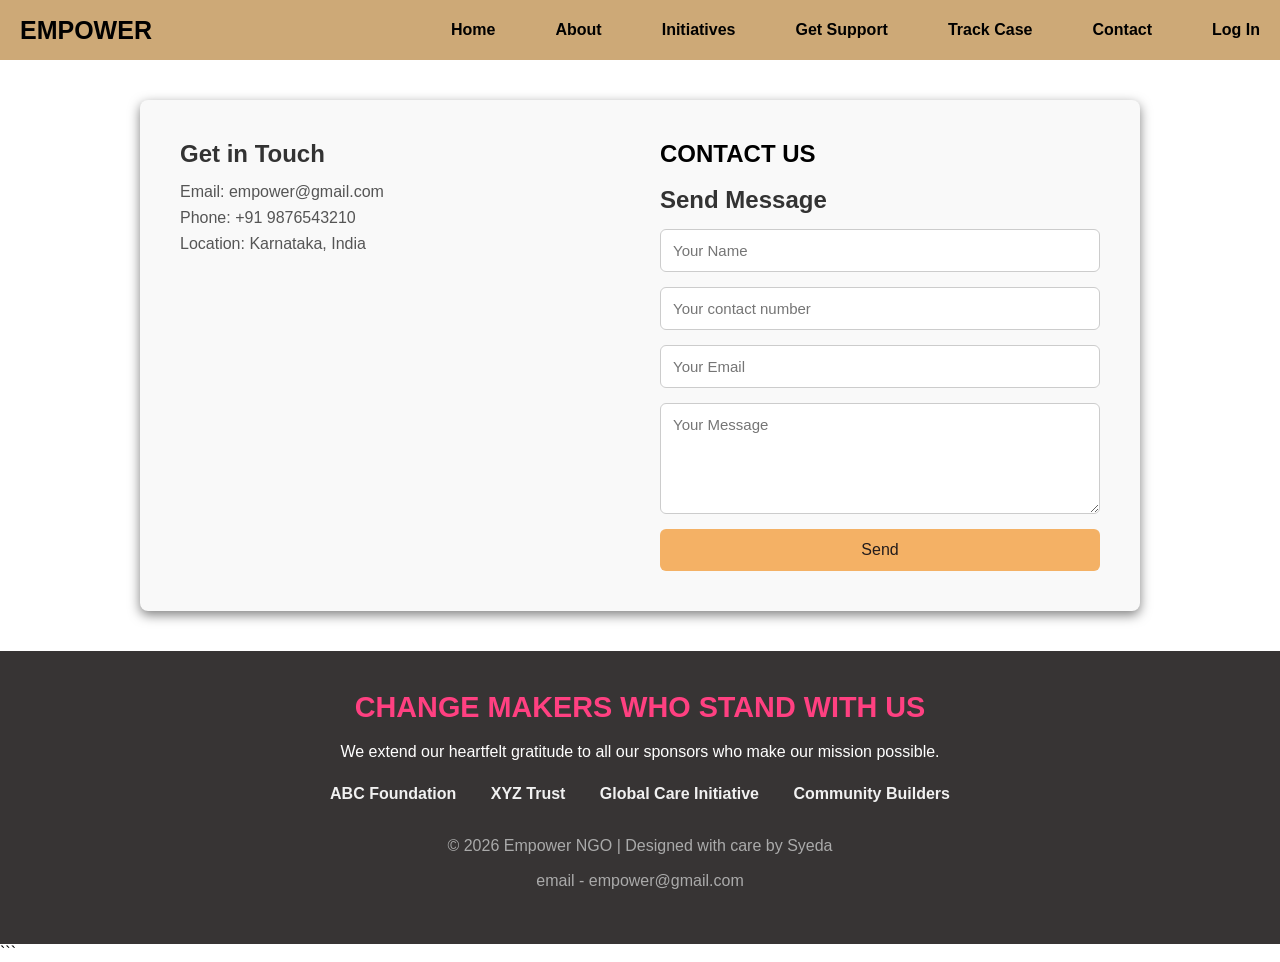
<file: contact.html>
<!DOCTYPE html>
<html lang="en">

<head>

    <meta charset="UTF-8">

    <meta
        name="viewport"
        content="width=device-width, initial-scale=1.0"
    >

    <title>
        Contact Us
    </title>

    <link rel="stylesheet" href="style.css">

</head>


<body>


    <!-- ================= NAVBAR ================= -->

    <header>

        <div class="navbar">

            <div class="logo">
                EMPOWER
            </div>


          
<ul class="navlinks" id="navlinks">
    <li><a href="index.html">Home</a></li>
    <li><a href="about.html">About</a></li>
    <li><a href="initiatives.html">Initiatives</a></li>
    <li><a href="get-support.html">Get Support</a></li>
    <li><a href="track-case.html">Track Case</a></li>
    <li><a href="contact.html">Contact</a></li>
    <li><a href="login.html">Log In</a></li>
</ul>



        </div>

    </header>



    <!-- ================= CONTACT SECTION ================= -->

    <section class="contact-container">


        <div class="contact-info">

            <h2>
                Get in Touch
            </h2>

            <p>
                Email: empower@gmail.com
            </p>

            <p>
                Phone: +91 9876543210
            </p>

            <p>
                Location: Karnataka, India
            </p>

        </div>



        <!-- CONTACT FORM -->

        <form
            class="contact-form"
            id="contactForm"
        >

            <h1>
                CONTACT US
            </h1>

            <br>

            <h2>
                Send Message
            </h2>


            <input
                type="text"
                id="contactName"
                placeholder="Your Name"
                required
            >


            <input
                type="tel"
                id="contactPhone"
                placeholder="Your contact number"
                required
            >


            <input
                type="email"
                id="contactEmail"
                placeholder="Your Email"
                required
            >


            <textarea
                id="contactMessage"
                placeholder="Your Message"
                rows="5"
                required
            ></textarea>


            <button type="submit">
                Send
            </button>

        </form>

    </section>



    <!-- ================= FOOTER ================= -->

    <footer class="footer">

        <div class="footer-content">

            <h2>
                CHANGE MAKERS WHO STAND WITH US
            </h2>

            <p>
                We extend our heartfelt gratitude to all our sponsors
                who make our mission possible.
            </p>


            <ul class="sponsor-list">

                <li>
                    ABC Foundation
                </li>

                <li>
                    XYZ Trust
                </li>

                <li>
                    Global Care Initiative
                </li>

                <li>
                    Community Builders
                </li>

            </ul>


            <div class="footer-bottom">

                <p>
                    &copy; 2026 Empower NGO | Designed with care by Syeda
                </p>

                <p>
                    email - empower@gmail.com
                </p>

            </div>

        </div>

    </footer>



    <!-- ================= CONTACT FORM JAVASCRIPT ================= -->

    <script>

        const contactForm =
            document.getElementById("contactForm");


        contactForm.addEventListener(
            "submit",
            function(event) {

                event.preventDefault();


                const name =
                    document.getElementById("contactName").value.trim();

                const phone =
                    document.getElementById("contactPhone").value.trim();

                const email =
                    document.getElementById("contactEmail").value.trim();

                const message =
                    document.getElementById("contactMessage").value.trim();


                const referenceId =
                    "EMP-CON-" +
                    new Date().getFullYear() +
                    "-" +
                    Math.floor(10000 + Math.random() * 90000);


                const contactData = {

                    name: name,
                    phone: phone,
                    email: email,
                    message: message,
                    referenceId: referenceId,
                    sentDate:
                        new Date().toLocaleDateString("en-GB")

                };


                localStorage.setItem(
                    "contactData",
                    JSON.stringify(contactData)
                );


                window.location.href =
                    "message-sent.html";

            }
        );

    </script>


</body>

</html>
```
</file>
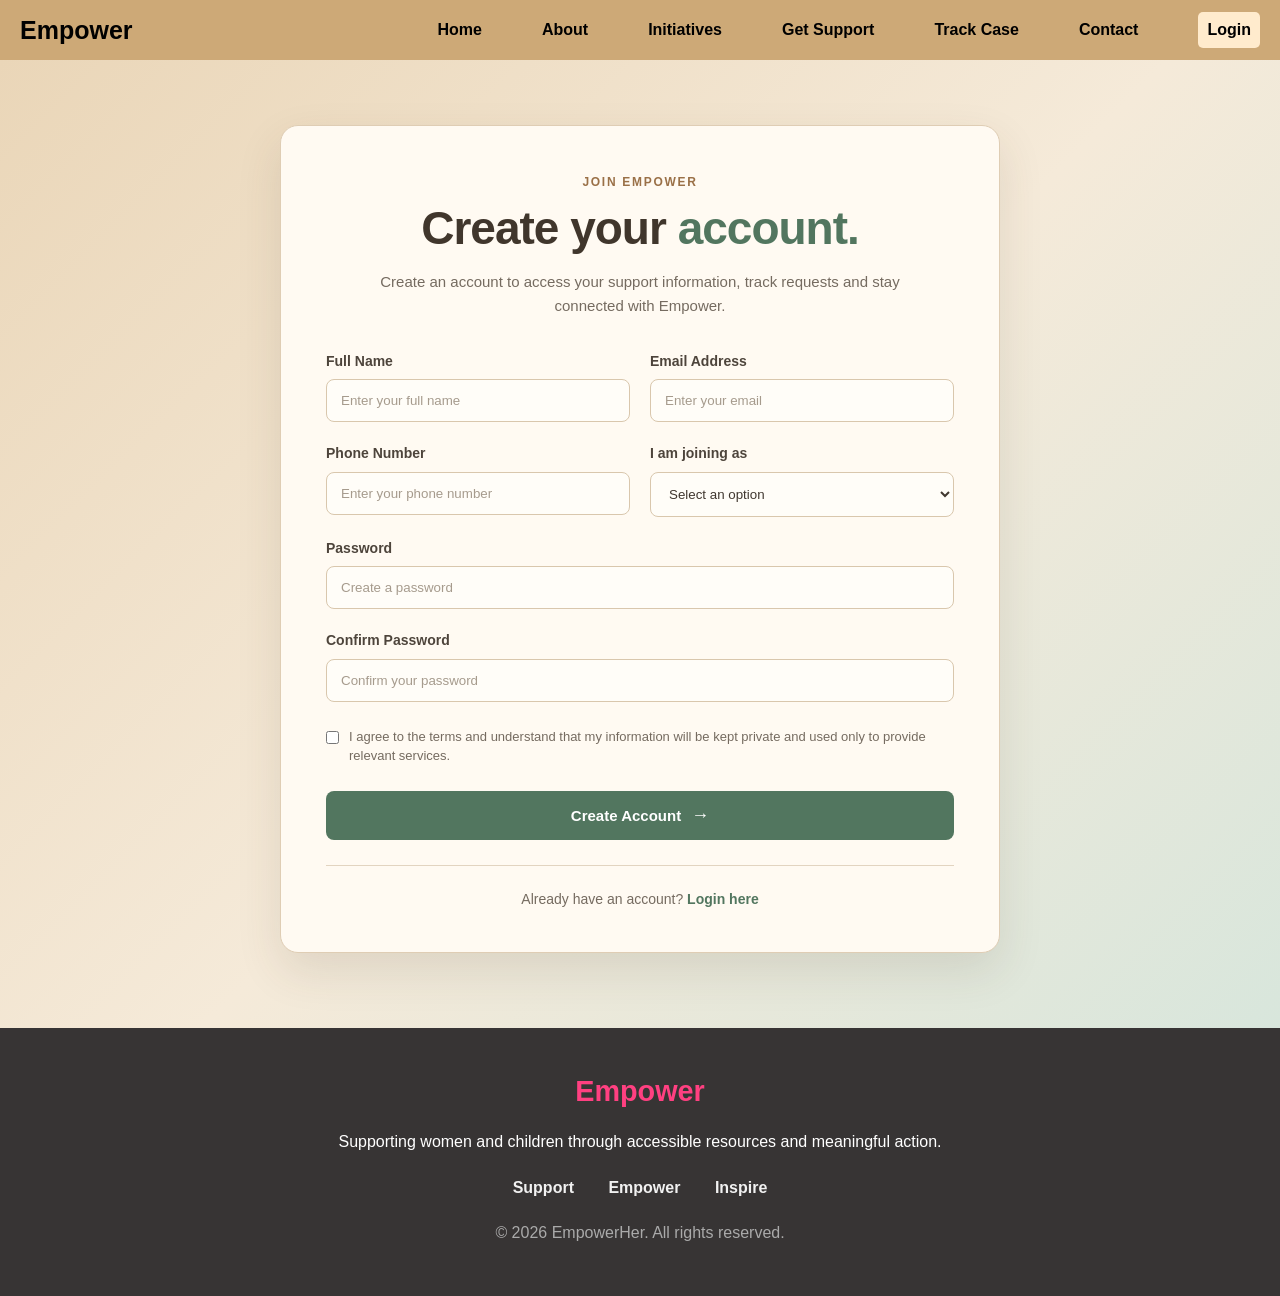
<file: create-account.html>
<!DOCTYPE html>
<html lang="en">
<head>
    <meta charset="UTF-8">
    <meta name="viewport" content="width=device-width, initial-scale=1.0">
    <title>Create Account | Empower</title>
    <link rel="stylesheet" href="create-account.css">
</head>

<body>

<header class="navbar">
    <div class="nav-container">

        <a href="index.html" class="logo">
            Empower
        </a>

        <nav class="nav-links">
            <a href="index.html">Home</a>
            <a href="about.html">About</a>
            <a href="initiatives.html">Initiatives</a>
            <a href="get-support.html">Get Support</a>
            <a href="track-case.html">Track Case</a>
            <a href="contact.html">Contact</a>
            <a href="login.html" class="login-btn">Login</a>
        </nav>

    </div>
</header>


<main class="register-page">

    <section class="register-card">

        <div class="register-heading">
            <span class="eyebrow">JOIN EMPOWER</span>

            <h1>Create your <span>account.</span></h1>

            <p>
                Create an account to access your support information,
                track requests and stay connected with Empower.
            </p>
        </div>


        <form id="registerForm">

            <div class="form-grid">

                <div class="input-group">
                    <label for="fullName">Full Name</label>
                    <input
                        type="text"
                        id="fullName"
                        placeholder="Enter your full name"
                        required
                    >
                </div>

                <div class="input-group">
                    <label for="email">Email Address</label>
                    <input
                        type="email"
                        id="email"
                        placeholder="Enter your email"
                        required
                    >
                </div>

                <div class="input-group">
                    <label for="phone">Phone Number</label>
                    <input
                        type="tel"
                        id="phone"
                        placeholder="Enter your phone number"
                        required
                    >
                </div>

                <div class="input-group">
                    <label for="role">I am joining as</label>

                    <select id="role" required>
                        <option value="">Select an option</option>
                        <option value="beneficiary">Seeking Support</option>
                        <option value="volunteer">Volunteer</option>
                        <option value="mentor">Mentor</option>
                        <option value="skill-trainer">Skill Trainer</option>
                    </select>
                </div>

                <div class="input-group full-width">
                    <label for="password">Password</label>

                    <input
                        type="password"
                        id="password"
                        placeholder="Create a password"
                        required
                    >
                </div>

                <div class="input-group full-width">
                    <label for="confirmPassword">Confirm Password</label>

                    <input
                        type="password"
                        id="confirmPassword"
                        placeholder="Confirm your password"
                        required
                    >
                </div>

            </div>


            <label class="terms">
                <input type="checkbox" id="terms" required>
                <span>
                    I agree to the terms and understand that my information
                    will be kept private and used only to provide relevant
                    services.
                </span>
            </label>


            <button type="submit" class="create-btn">
                Create Account
                <span>→</span>
            </button>


            <p id="registerMessage" class="register-message"></p>

        </form>


        <div class="login-link">
            Already have an account?
            <a href="login.html">Login here</a>
        </div>

    </section>

</main>


<footer class="footer">

    <div>
        <h2>Empower</h2>

        <p>
            Supporting women and children through accessible resources
            and meaningful action.
        </p>

        <ul class="sponsor-list">
            <li>Support</li>
            <li>Empower</li>
            <li>Inspire</li>
        </ul>

        <p class="footer-bottom">
            © 2026 EmpowerHer. All rights reserved.
        </p>
    </div>

</footer>


<script src="create-account.js"></script>

</body>
</html>
</file>
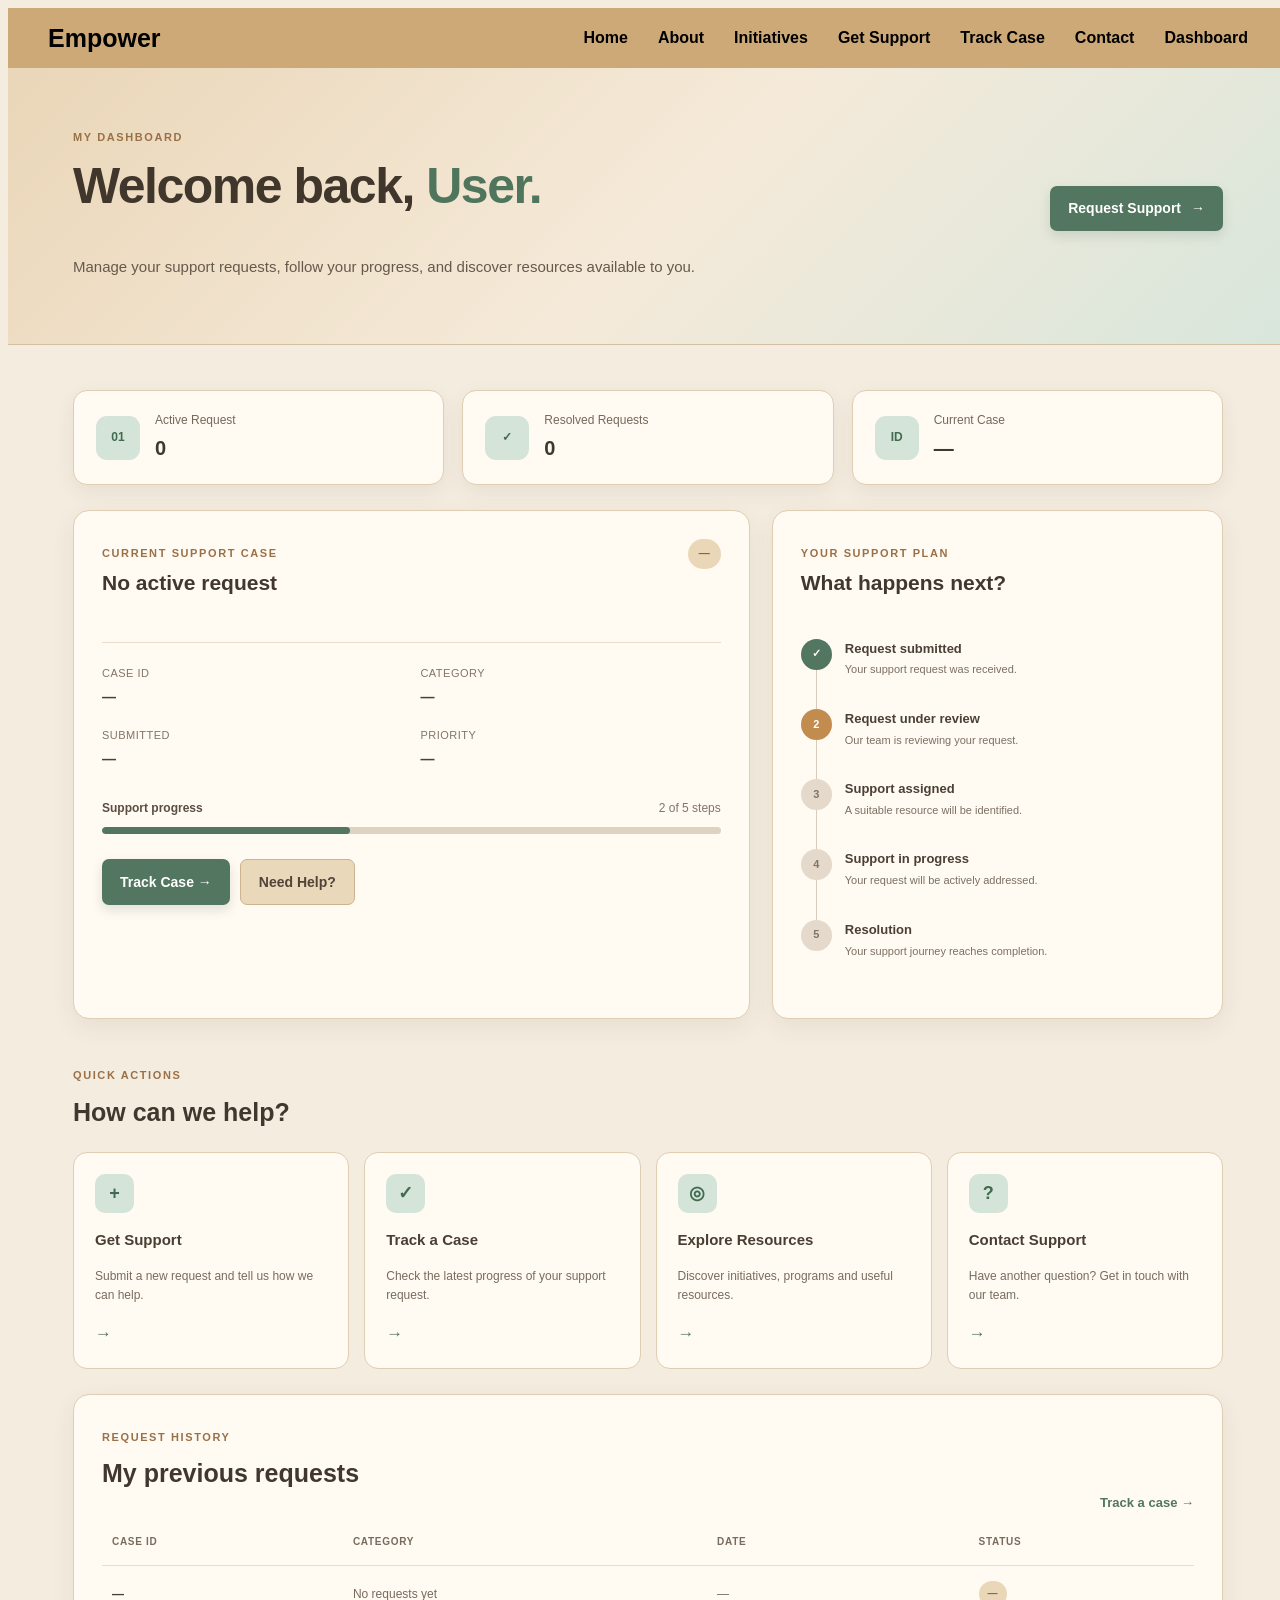
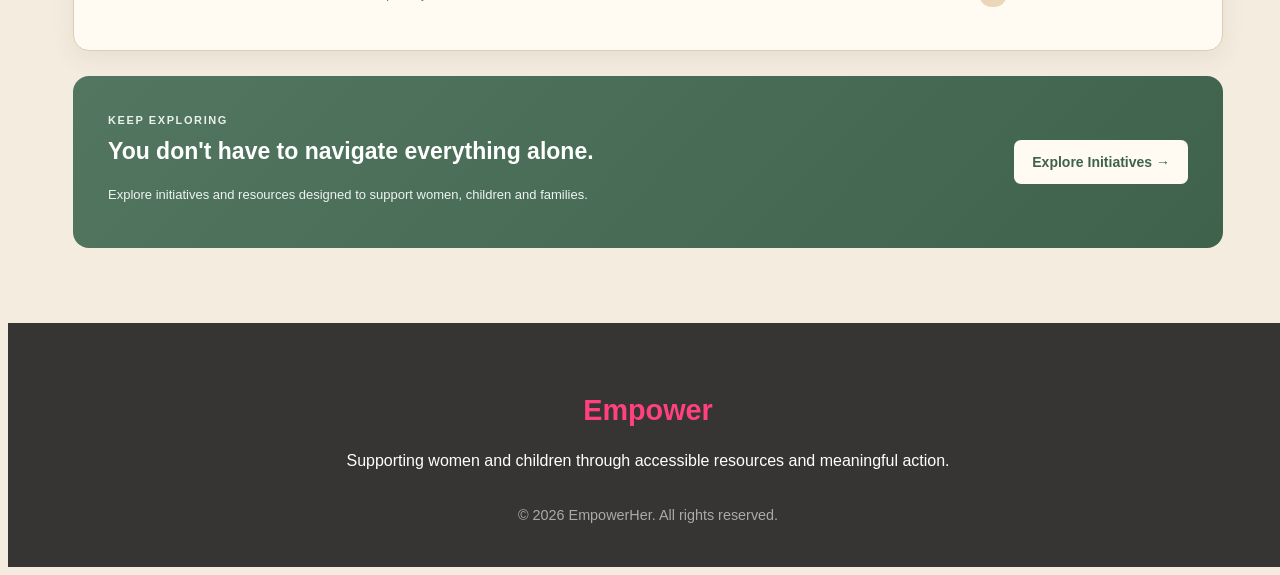
<file: dashboard.html>
<!DOCTYPE html>
<html lang="en">

<head>

    <meta charset="UTF-8">

    <meta name="viewport"
          content="width=device-width, initial-scale=1.0">

    <title>My Dashboard | Empower</title>

    <link rel="stylesheet"
          href="dashboard.css">

</head>


<body>


    <!-- ================= NAVBAR ================= -->

    <header class="navbar">

        <div class="nav-container">

            <a href="index.html"
               class="logo">

                Empower

            </a>


            <nav class="nav-links">

                <a href="index.html">
                    Home
                </a>

                <a href="about.html">
                    About
                </a>

                <a href="initiatives.html">
                    Initiatives
                </a>

                <a href="get-support.html">
                    Get Support
                </a>

                <a href="track-case.html">
                    Track Case
                </a>

                <a href="contact.html">
                    Contact
                </a>

                <a href="login.html">

                    Dashboard

                </a>

            </nav>

        </div>

    </header>



    <!-- ================= DASHBOARD ================= -->

    <main>


        <!-- ================= HERO ================= -->

        <section class="dashboard-hero">

            <div class="hero-inner">


                <div>

                    <span class="eyebrow">
                        MY DASHBOARD
                    </span>


                    <h1>
                        Welcome back,
                        <span id="dashboardName">
                            User.
                        </span>
                    </h1>


                    <p>
                        Manage your support requests, follow your
                        progress, and discover resources available to you.
                    </p>

                </div>


                <a href="get-support.html"
                   class="primary-btn">

                    Request Support
                    <span>→</span>

                </a>

            </div>

        </section>



        <!-- ================= CONTENT ================= -->

        <section class="dashboard-container">


            <!-- ================= STATS ================= -->

            <div class="dashboard-stats">


                <div class="stat-card">

                    <div class="stat-icon">
                        01
                    </div>

                    <div>

                        <span>
                            Active Request
                        </span>

                        <strong id="activeRequests">
                            0
                        </strong>

                    </div>

                </div>



                <div class="stat-card">

                    <div class="stat-icon">
                        ✓
                    </div>

                    <div>

                        <span>
                            Resolved Requests
                        </span>

                        <strong>
                            0
                        </strong>

                    </div>

                </div>



                <div class="stat-card">

                    <div class="stat-icon">
                        ID
                    </div>

                    <div>

                        <span>
                            Current Case
                        </span>

                        <strong id="currentCaseId">
                            —
                        </strong>

                    </div>

                </div>


            </div>



            <!-- ================= MAIN GRID ================= -->

            <div class="dashboard-grid">


                <!-- ================= CURRENT CASE ================= -->

                <section class="dashboard-card current-case">


                    <div class="card-heading">


                        <div>

                            <span class="section-label">
                                CURRENT SUPPORT CASE
                            </span>


                            <h2 id="caseTitle">
                                No active request
                            </h2>

                        </div>


                        <span class="status-badge"
                              id="caseStatus">

                            —

                        </span>

                    </div>



                    <div class="case-details">


                        <div>

                            <span>
                                Case ID
                            </span>

                            <strong id="caseId">
                                —
                            </strong>

                        </div>



                        <div>

                            <span>
                                Category
                            </span>

                            <strong id="caseCategory">
                                —
                            </strong>

                        </div>



                        <div>

                            <span>
                                Submitted
                            </span>

                            <strong id="caseDate">
                                —
                            </strong>

                        </div>



                        <div>

                            <span>
                                Priority
                            </span>

                            <strong id="casePriority">
                                —
                            </strong>

                        </div>


                    </div>



                    <!-- CASE DESCRIPTION -->

                    <div class="case-description"
                         id="caseDescriptionBox"
                         style="display:none;">

                        <span>
                            Your request
                        </span>

                        <p id="caseDescription">
                        </p>

                    </div>



                    <!-- PROGRESS -->

                    <div class="progress-area">


                        <div class="progress-header">

                            <strong>
                                Support progress
                            </strong>

                            <span id="progressText">
                                2 of 5 steps
                            </span>

                        </div>


                        <div class="progress-bar">

                            <div class="progress-fill"
                                 id="progressFill">
                            </div>

                        </div>

                    </div>



                    <!-- ACTIONS -->

                    <div class="case-actions">

                        <a href="track-case.html"
                           class="primary-btn">

                            Track Case →

                        </a>


                        <a href="contact.html"
                           class="secondary-btn">

                            Need Help?

                        </a>

                    </div>


                </section>



                <!-- ================= SUPPORT PLAN ================= -->

                <section class="dashboard-card support-plan">


                    <div class="card-heading">

                        <div>

                            <span class="section-label">
                                YOUR SUPPORT PLAN
                            </span>

                            <h2>
                                What happens next?
                            </h2>

                        </div>

                    </div>



                    <div class="plan-list">


                        <div class="plan-item completed">

                            <div class="plan-number">
                                ✓
                            </div>

                            <div>

                                <strong>
                                    Request submitted
                                </strong>

                                <p>
                                    Your support request was received.
                                </p>

                            </div>

                        </div>



                        <div class="plan-item current">

                            <div class="plan-number">
                                2
                            </div>

                            <div>

                                <strong>
                                    Request under review
                                </strong>

                                <p>
                                    Our team is reviewing your request.
                                </p>

                            </div>

                        </div>



                        <div class="plan-item">

                            <div class="plan-number">
                                3
                            </div>

                            <div>

                                <strong>
                                    Support assigned
                                </strong>

                                <p>
                                    A suitable resource will be identified.
                                </p>

                            </div>

                        </div>



                        <div class="plan-item">

                            <div class="plan-number">
                                4
                            </div>

                            <div>

                                <strong>
                                    Support in progress
                                </strong>

                                <p>
                                    Your request will be actively addressed.
                                </p>

                            </div>

                        </div>



                        <div class="plan-item">

                            <div class="plan-number">
                                5
                            </div>

                            <div>

                                <strong>
                                    Resolution
                                </strong>

                                <p>
                                    Your support journey reaches completion.
                                </p>

                            </div>

                        </div>


                    </div>

                </section>


            </div>



            <!-- ================= QUICK ACTIONS ================= -->

            <section class="quick-section">


                <div class="section-heading">

                    <div>

                        <span class="section-label">
                            QUICK ACTIONS
                        </span>

                        <h2>
                            How can we help?
                        </h2>

                    </div>

                </div>



                <div class="action-grid">


                    <a href="get-support.html"
                       class="action-card">

                        <div class="action-icon">
                            +
                        </div>

                        <div>

                            <h3>
                                Get Support
                            </h3>

                            <p>
                                Submit a new request and tell us how we can help.
                            </p>

                        </div>

                        <span class="arrow">
                            →
                        </span>

                    </a>



                    <a href="track-case.html"
                       class="action-card">

                        <div class="action-icon">
                            ✓
                        </div>

                        <div>

                            <h3>
                                Track a Case
                            </h3>

                            <p>
                                Check the latest progress of your support request.
                            </p>

                        </div>

                        <span class="arrow">
                            →
                        </span>

                    </a>



                    <a href="initiatives.html"
                       class="action-card">

                        <div class="action-icon">
                            ◎
                        </div>

                        <div>

                            <h3>
                                Explore Resources
                            </h3>

                            <p>
                                Discover initiatives, programs and useful resources.
                            </p>

                        </div>

                        <span class="arrow">
                            →
                        </span>

                    </a>



                    <a href="contact.html"
                       class="action-card">

                        <div class="action-icon">
                            ?
                        </div>

                        <div>

                            <h3>
                                Contact Support
                            </h3>

                            <p>
                                Have another question? Get in touch with our team.
                            </p>

                        </div>

                        <span class="arrow">
                            →
                        </span>

                    </a>


                </div>

            </section>



            <!-- ================= REQUEST HISTORY ================= -->

            <section class="dashboard-card requests-card">


                <div class="section-heading request-heading">

                    <div>

                        <span class="section-label">
                            REQUEST HISTORY
                        </span>

                        <h2>
                            My previous requests
                        </h2>

                    </div>


                    <a href="track-case.html"
                       class="view-link">

                        Track a case →

                    </a>

                </div>



                <div class="request-table">


                    <div class="request-row request-header">

                        <span>
                            Case ID
                        </span>

                        <span>
                            Category
                        </span>

                        <span>
                            Date
                        </span>

                        <span>
                            Status
                        </span>

                    </div>



                    <div id="requestHistory">

                        <div class="request-row">

                            <strong>
                                —
                            </strong>

                            <span>
                                No requests yet
                            </span>

                            <span>
                                —
                            </span>

                            <span class="table-status reviewing">
                                —
                            </span>

                        </div>

                    </div>


                </div>

            </section>



            <!-- ================= RESOURCE BANNER ================= -->

            <section class="resource-banner">


                <div>

                    <span class="section-label">
                        KEEP EXPLORING
                    </span>


                    <h2>
                        You don't have to navigate everything alone.
                    </h2>


                    <p>
                        Explore initiatives and resources designed to support
                        women, children and families.
                    </p>

                </div>


                <a href="initiatives.html"
                   class="light-btn">

                    Explore Initiatives →

                </a>

            </section>


        </section>

    </main>



    <!-- ================= FOOTER ================= -->

    <footer class="footer">

        <h2>
            Empower
        </h2>

        <p>
            Supporting women and children through accessible resources
            and meaningful action.
        </p>

        <div class="footer-bottom">

            © 2026 EmpowerHer. All rights reserved.

        </div>

    </footer>



    <!-- ================= DASHBOARD JAVASCRIPT ================= -->

    <script src="dashboard.js"></script>


</body>

</html>
</file>
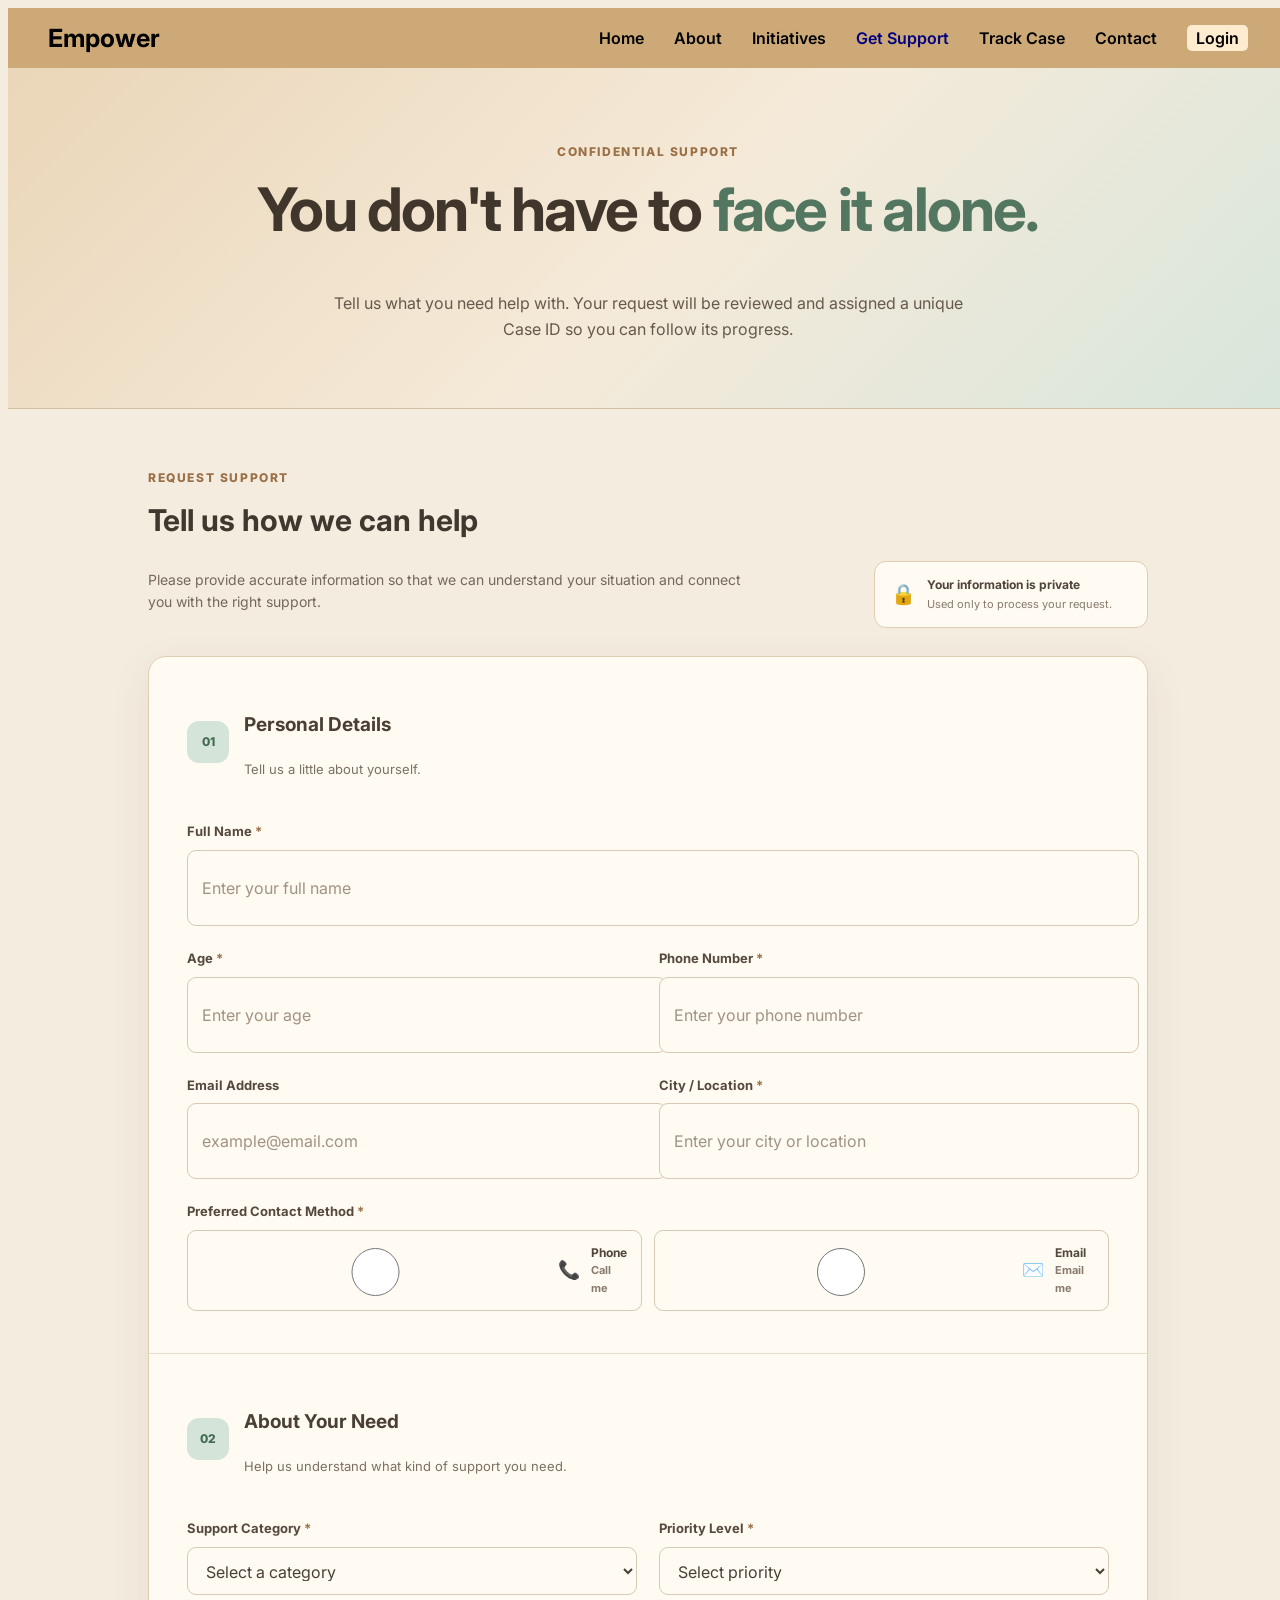
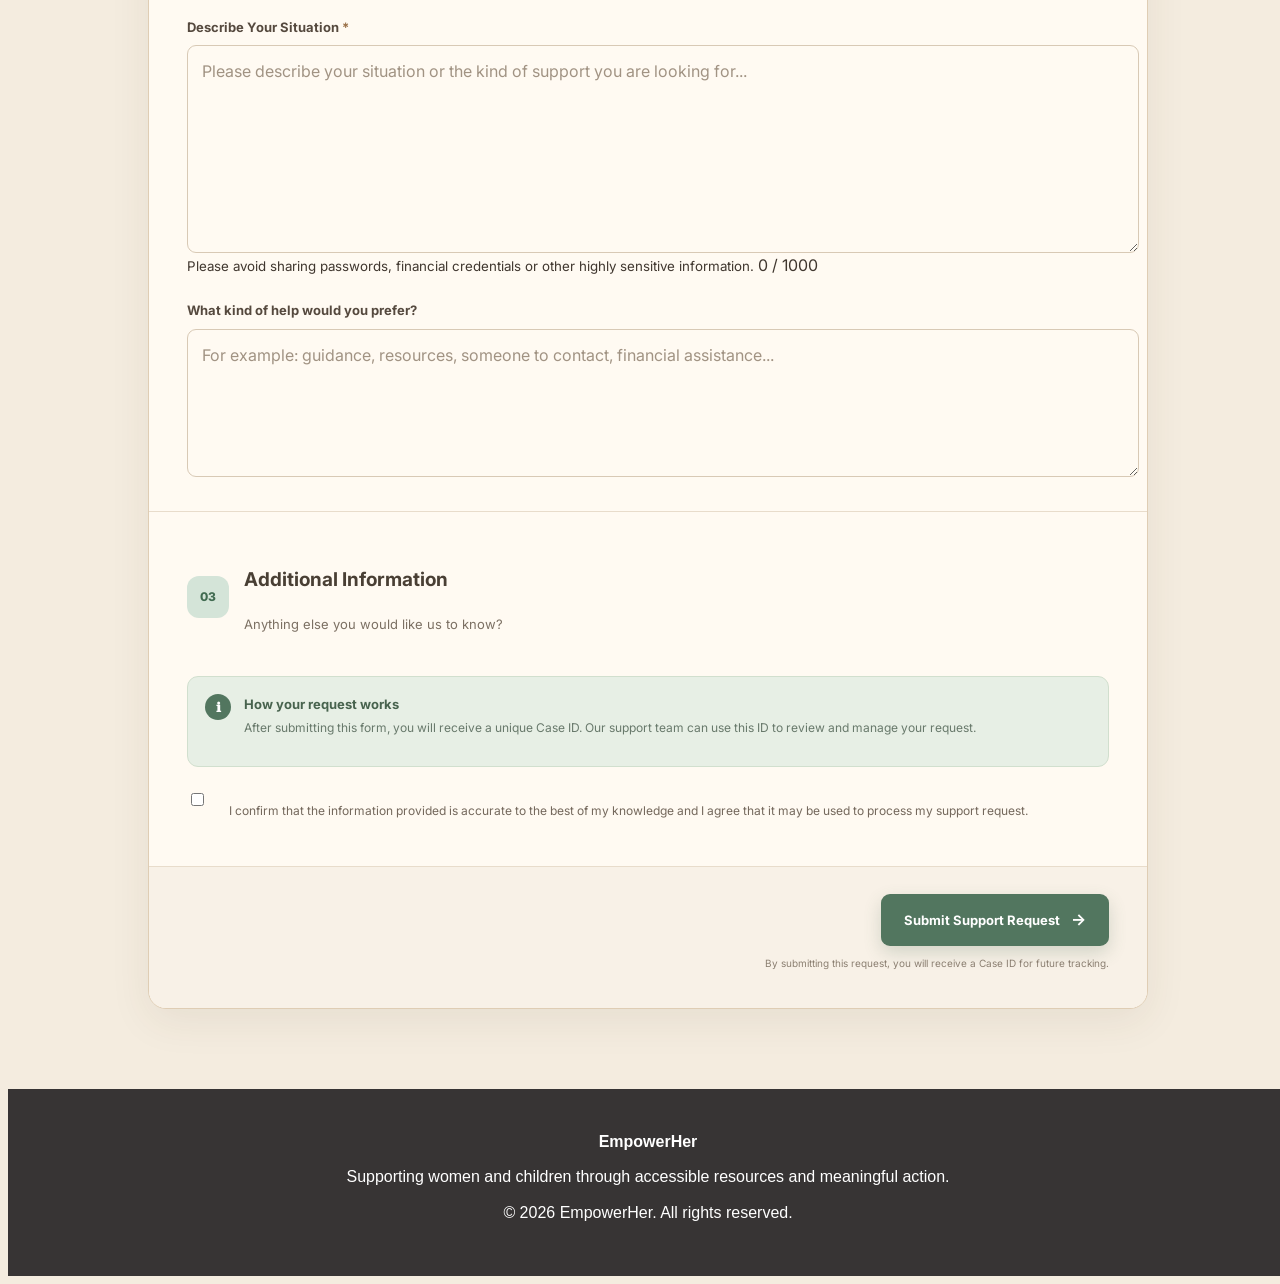
<file: get-support.html>
<!DOCTYPE html>
<html lang="en">
<head>
    <meta charset="UTF-8">
    <meta name="viewport" content="width=device-width, initial-scale=1.0">
    <title>Get Support | Women & Child Development</title>

    <link rel="stylesheet" href="support.css">

    <link rel="preconnect" href="https://fonts.googleapis.com">
    <link rel="preconnect" href="https://fonts.gstatic.com" crossorigin>
    <link href="https://fonts.googleapis.com/css2?family=Inter:wght@400;500;600;700;800&display=swap" rel="stylesheet">
</head>

<body>

    <!-- ================= NAVBAR ================= -->

    <header class="navbar">
        <div class="nav-container">

            <a href="index.html" class="logo">
                
                <span>Empower<span class="logo-highlight"></span></span>
            </a>

            <nav class="nav-links">
                <a href="index.html">Home</a>
                <a href="about.html">About</a>
                <a href="initiatives.html">Initiatives</a>

                <a href="get-support.html" class="active">
                    Get Support
                </a>

                <a href="track-case.html">
                    Track Case
                </a>

                <a href="contact.html">Contact</a>

                <a href="login.html" class="login-btn">
                    Login
                </a>
            </nav>

        </div>
    </header>


    <!-- ================= HERO ================= -->

    <section class="support-hero">

        <div class="hero-content">

            <span class="eyebrow">
                CONFIDENTIAL SUPPORT
            </span>

            <h1>
                You don't have to
                <span>face it alone.</span>
            </h1>

            <p>
                Tell us what you need help with. Your request will be
                reviewed and assigned a unique Case ID so you can
                follow its progress.
            </p>

        </div>

    </section>


    <!-- ================= MAIN FORM ================= -->

    <main class="support-container">

        <div class="form-intro">
            <div>
                <span class="section-label">REQUEST SUPPORT</span>
                <h2>Tell us how we can help</h2>
                <p>
                    Please provide accurate information so that we can
                    understand your situation and connect you with the
                    right support.
                </p>
            </div>

            <div class="confidential-badge">
                <span class="lock-icon">🔒</span>
                <div>
                    <strong>Your information is private</strong>
                    <small>Used only to process your request.</small>
                </div>
            </div>
        </div>


        <form id="supportForm" class="support-form">


            <!-- ================= PERSONAL DETAILS ================= -->

            <section class="form-section">

                <div class="form-section-heading">
                    <div class="step-number">01</div>

                    <div>
                        <h3>Personal Details</h3>
                        <p>Tell us a little about yourself.</p>
                    </div>
                </div>


                <div class="form-grid">

                    <div class="input-group full-width">
                        <label for="fullName">
                            Full Name <span>*</span>
                        </label>

                        <input
                            type="text"
                            id="fullName"
                            name="fullName"
                            placeholder="Enter your full name"
                            required
                        >
                    </div>


                    <div class="input-group">

                        <label for="age">
                            Age <span>*</span>
                        </label>

                        <input
                            type="number"
                            id="age"
                            name="age"
                            min="1"
                            max="100"
                            placeholder="Enter your age"
                            required
                        >

                    </div>


                    <div class="input-group">

                        <label for="phone">
                            Phone Number <span>*</span>
                        </label>

                        <input
                            type="tel"
                            id="phone"
                            name="phone"
                            placeholder="Enter your phone number"
                            required
                        >

                    </div>


                    <div class="input-group">

                        <label for="email">
                            Email Address
                        </label>

                        <input
                            type="email"
                            id="email"
                            name="email"
                            placeholder="example@email.com"
                        >

                    </div>


                    <div class="input-group">

                        <label for="location">
                            City / Location <span>*</span>
                        </label>

                        <input
                            type="text"
                            id="location"
                            name="location"
                            placeholder="Enter your city or location"
                            required
                        >

                    </div>


                    <div class="input-group full-width">

                        <label>
                            Preferred Contact Method <span>*</span>
                        </label>

                        <div class="radio-options">

                            <label class="radio-card">
                                <input
                                    type="radio"
                                    name="contactMethod"
                                    value="phone"
                                    required
                                >
                                <span>📞</span>
                                <div>
                                    <strong>Phone</strong>
                                    <small>Call me</small>
                                </div>
                            </label>


                            <label class="radio-card">
                                <input
                                    type="radio"
                                    name="contactMethod"
                                    value="email"
                                >
                                <span>✉️</span>
                                <div>
                                    <strong>Email</strong>
                                    <small>Email me</small>
                                </div>
                            </label>

                        </div>

                    </div>

                </div>

            </section>


            <!-- ================= SUPPORT DETAILS ================= -->

            <section class="form-section">

                <div class="form-section-heading">

                    <div class="step-number">02</div>

                    <div>
                        <h3>About Your Need</h3>
                        <p>Help us understand what kind of support you need.</p>
                    </div>

                </div>


                <div class="form-grid">


                    <div class="input-group">

                        <label for="category">
                            Support Category <span>*</span>
                        </label>

                        <select id="category" name="category" required>

                            <option value="">
                                Select a category
                            </option>

                            <option value="education">
                                Education Support
                            </option>

                            <option value="financial">
                                Financial Assistance
                            </option>

                            <option value="child">
                                Child Development
                            </option>

                            <option value="legal">
                                Legal Guidance
                            </option>

                            <option value="employment">
                                Employment Support
                            </option>

                            <option value="family">
                                Family / Community Support
                            </option>

                            <option value="other">
                                Other
                            </option>

                        </select>

                    </div>


                    <div class="input-group">

                        <label for="priority">
                            Priority Level <span>*</span>
                        </label>

                        <select id="priority" name="priority" required>

                            <option value="">
                                Select priority
                            </option>

                            <option value="normal">
                                Normal
                            </option>

                            <option value="important">
                                Important
                            </option>

                            <option value="urgent">
                                Urgent
                            </option>

                        </select>

                    </div>


                    <div class="input-group full-width">

                        <label for="description">
                            Describe Your Situation <span>*</span>
                        </label>

                        <textarea
                            id="description"
                            name="description"
                            rows="7"
                            maxlength="1000"
                            placeholder="Please describe your situation or the kind of support you are looking for..."
                            required
                        ></textarea>

                        <div class="textarea-footer">
                            <small>
                                Please avoid sharing passwords, financial
                                credentials or other highly sensitive information.
                            </small>

                            <span id="charCount">0 / 1000</span>
                        </div>

                    </div>


                    <div class="input-group full-width">

                        <label for="helpNeeded">
                            What kind of help would you prefer?
                        </label>

                        <textarea
                            id="helpNeeded"
                            name="helpNeeded"
                            rows="4"
                            placeholder="For example: guidance, resources, someone to contact, financial assistance..."
                        ></textarea>

                    </div>

                </div>

            </section>


            <!-- ================= ADDITIONAL INFORMATION ================= -->

            <section class="form-section">

                <div class="form-section-heading">

                    <div class="step-number">03</div>

                    <div>
                        <h3>Additional Information</h3>
                        <p>Anything else you would like us to know?</p>
                    </div>

                </div>


                <div class="additional-box">

                    <div class="info-icon">
                        ℹ
                    </div>

                    <div>
                        <strong>How your request works</strong>

                        <p>
                            After submitting this form, you will receive a
                            unique Case ID. Our support team can use this
                            ID to review and manage your request.
                        </p>
                    </div>

                </div>


                <label class="consent-box">

                    <input
                        type="checkbox"
                        id="consent"
                        required
                    >

                    <span class="custom-check"></span>

                    <p>
                        I confirm that the information provided is accurate
                        to the best of my knowledge and I agree that it may
                        be used to process my support request.
                    </p>

                </label>

            </section>


            <!-- ================= SUBMIT ================= -->

            <div class="submit-area">

                <button type="submit" class="submit-btn">
                    Submit Support Request
                    <span>→</span>
                </button>

                <p>
                    By submitting this request, you will receive a
                    Case ID for future tracking.
                </p>

            </div>

        </form>


        <!-- ================= SUCCESS MESSAGE ================= -->

        <div id="successCard" class="success-card hidden">

            <div class="success-icon">
                ✓
            </div>

            <span class="success-label">
                REQUEST SUBMITTED
            </span>

            <h2>Your request has been registered</h2>

            <p>
                Thank you for reaching out. Please save your Case ID.
                You can use it to track the progress of your request.
            </p>

            <div class="case-id-box">

                <small>YOUR CASE ID</small>

                <strong id="generatedCaseId">
                    WCD-0000
                </strong>

            </div>

            <a href="track-case.html" class="track-btn">
                Track My Case →
            </a>

        </div>

    </main>


    <footer class="footer">

        <div class="footer-content">

            <div>
                <strong>EmpowerHer</strong>
                <p>
                    Supporting women and children through
                    accessible resources and meaningful action.
                </p>
            </div>

            <p class="copyright">
                © 2026 EmpowerHer. All rights reserved.
            </p>

        </div>

    </footer>


    <!-- ================= JAVASCRIPT ================= -->

    <script>

    /* =========================
       CHARACTER COUNTER
    ========================= */

    const description = document.getElementById("description");
    const charCount = document.getElementById("charCount");

    description.addEventListener("input", function () {

        charCount.textContent =
            `${description.value.length} / 1000`;

    });


    /* =========================
       SUPPORT FORM
    ========================= */

    const supportForm =
        document.getElementById("supportForm");

    const successCard =
        document.getElementById("successCard");

    const generatedCaseId =
        document.getElementById("generatedCaseId");


    supportForm.addEventListener("submit", function (event) {

        event.preventDefault();


        /* =========================
           GENERATE CASE ID
        ========================= */

        const randomNumber =
            Math.floor(1000 + Math.random() * 9000);

        const caseId =
            "WCD-" + randomNumber;


        generatedCaseId.textContent = caseId;


        /* =========================
           GET FORM DATA
        ========================= */

        const caseData = {

            caseId: caseId,

            name:
                document.getElementById("fullName").value.trim(),

            age:
                document.getElementById("age").value.trim(),

            phone:
                document.getElementById("phone").value.trim(),

            email:
                document.getElementById("email").value.trim(),

            location:
                document.getElementById("location").value.trim(),

            contactMethod:
                document.querySelector(
                    'input[name="contactMethod"]:checked'
                ).value,

            category:
                document.getElementById("category").value,

            priority:
                document.getElementById("priority").value,

            description:
                document.getElementById("description").value.trim(),

            helpNeeded:
                document.getElementById("helpNeeded").value.trim(),

            status:
                "Under Review",

            submittedDate:
                new Date().toLocaleDateString("en-IN", {
                    day: "2-digit",
                    month: "short",
                    year: "numeric"
                })

        };


        /* =========================
           SAVE CASE
        ========================= */

        localStorage.setItem(
            "supportCase",
            JSON.stringify(caseData)
        );


        /* =========================
           ALSO CONNECT CASE
           TO CURRENT USER
        ========================= */

        const currentUser =
            JSON.parse(
                localStorage.getItem("currentUser")
            );


        if (currentUser) {

            currentUser.caseId = caseId;

            localStorage.setItem(
                "currentUser",
                JSON.stringify(currentUser)
            );

        }


        /* =========================
           SHOW SUCCESS CARD
        ========================= */

        supportForm.classList.add("hidden");

        successCard.classList.remove("hidden");


        window.scrollTo({
            top: 0,
            behavior: "smooth"
        });

    });

</script>

</body>
</html>
</file>
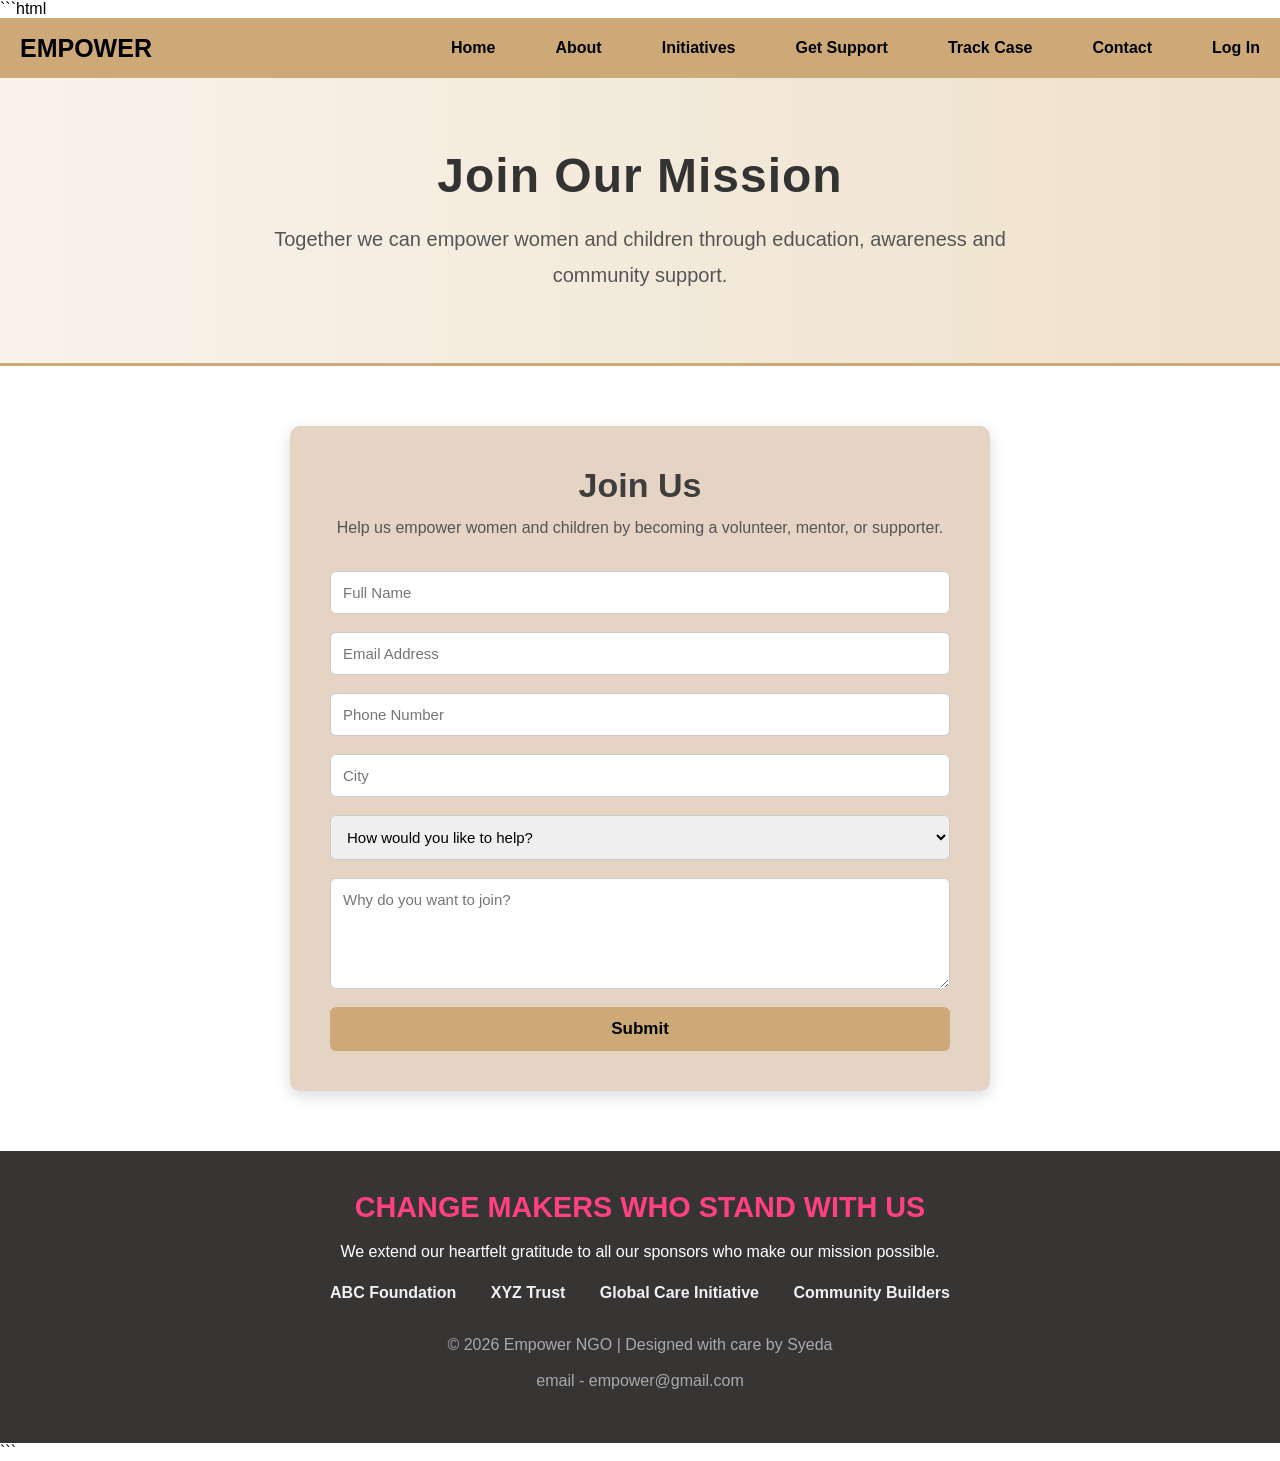
<file: join.html>
```html
<!DOCTYPE html>
<html lang="en">

<head>
    <meta charset="UTF-8">
    <meta name="viewport" content="width=device-width, initial-scale=1.0">

    <title>Join Us | Empower</title>

    <link rel="stylesheet" href="style.css">
</head>

<body>

    <header>

        <div class="navbar">

            <div class="logo">
                EMPOWER
            </div>

            
<ul class="navlinks" id="navlinks">
    <li><a href="index.html">Home</a></li>
    <li><a href="about.html">About</a></li>
    <li><a href="initiatives.html">Initiatives</a></li>
    <li><a href="get-support.html">Get Support</a></li>
    <li><a href="track-case.html">Track Case</a></li>
    <li><a href="contact.html">Contact</a></li>
    <li><a href="login.html">Log In</a></li>
</ul>



        </div>

    </header>


    <section class="join-header">

        <h1>
            Join Our Mission
        </h1>

        <p>
            Together we can empower women and children through education,
            awareness and community support.
        </p>

    </section>


    <section class="join-container">

        <h2>
            Join Us
        </h2>

        <p>
            Help us empower women and children by becoming a volunteer,
            mentor, or supporter.
        </p>


        <form id="joinForm">

            <input
                type="text"
                id="name"
                placeholder="Full Name"
                required
            >

            <input
                type="email"
                id="email"
                placeholder="Email Address"
                required
            >

            <input
                type="tel"
                id="phone"
                placeholder="Phone Number"
                required
            >

            <input
                type="text"
                id="city"
                placeholder="City"
            >

            <select id="role" required>

                <option value="">
                    How would you like to help?
                </option>

                <option value="Volunteer">
                    Volunteer
                </option>

                <option value="Donate">
                    Donate
                </option>

                <option value="Mentor">
                    Mentor
                </option>

                <option value="Skill Trainer">
                    Skill Trainer
                </option>

            </select>


            <textarea
                id="reason"
                placeholder="Why do you want to join?"
                rows="5"
            ></textarea>


            <button type="submit">
                Submit
            </button>

        </form>

    </section>


    <footer class="footer">

        <div class="footer-content">

            <h2>
                CHANGE MAKERS WHO STAND WITH US
            </h2>

            <p>
                We extend our heartfelt gratitude to all our sponsors
                who make our mission possible.
            </p>

            <ul class="sponsor-list">

                <li>ABC Foundation</li>
                <li>XYZ Trust</li>
                <li>Global Care Initiative</li>
                <li>Community Builders</li>

            </ul>

            <div class="footer-bottom">

                <p>
                    &copy; 2026 Empower NGO | Designed with care by Syeda
                </p>

                <p>
                    email - empower@gmail.com
                </p>

            </div>

        </div>

    </footer>


    <!-- ================= JOIN FORM JAVASCRIPT ================= -->

    <script>

        const form = document.getElementById("joinForm");

        form.addEventListener("submit", function (event) {

            event.preventDefault();

            const name =
                document.getElementById("name").value.trim();

            const email =
                document.getElementById("email").value.trim();

            const phone =
                document.getElementById("phone").value.trim();

            const city =
                document.getElementById("city").value.trim();

            const role =
                document.getElementById("role").value;

            const reason =
                document.getElementById("reason").value.trim();


            const memberId =
                "WCE-" +
                new Date().getFullYear() +
                "-" +
                Math.floor(10000 + Math.random() * 90000);


            const registrationData = {

                name: name,
                email: email,
                phone: phone,
                city: city,
                role: role,
                reason: reason,
                memberId: memberId,
                registrationDate:
                    new Date().toLocaleDateString("en-GB")

            };


            localStorage.setItem(
                "registrationData",
                JSON.stringify(registrationData)
            );


            window.location.href =
                "joinedsuccessfully.html";

        });

    </script>

</body>

</html>
```
</file>
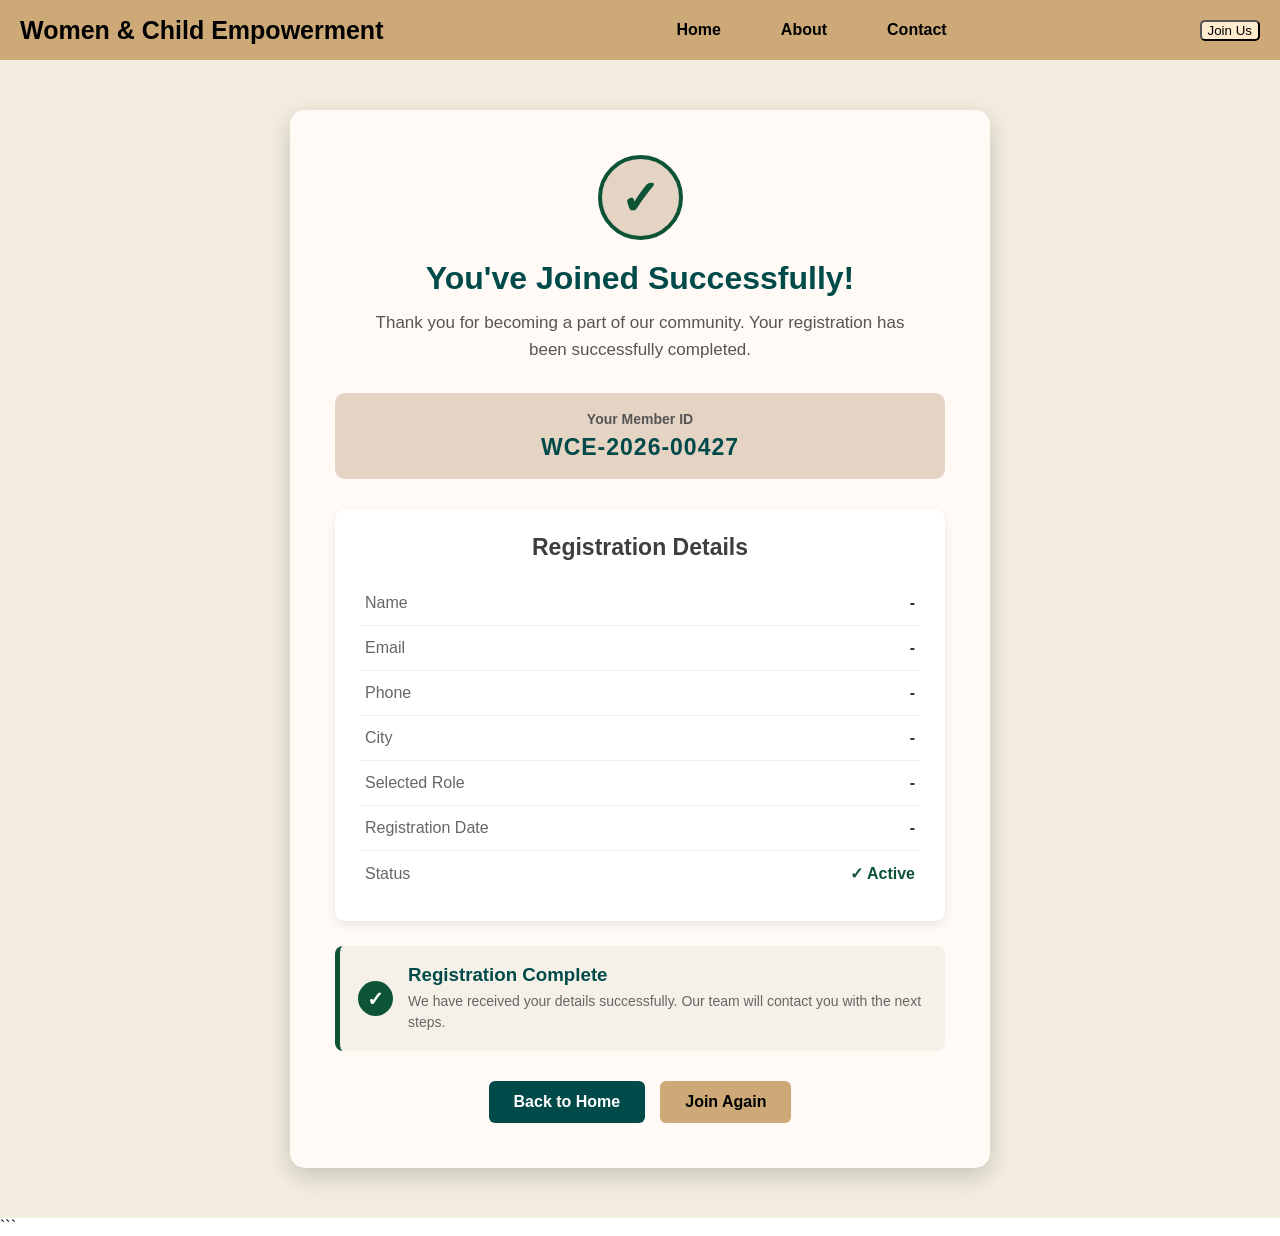
<file: joinedsuccessfully.html>
<!DOCTYPE html>
<html lang="en">

<head>

    <meta charset="UTF-8">

    <meta
        name="viewport"
        content="width=device-width, initial-scale=1.0"
    >

    <title>
        Registration Successful
    </title>

    <link rel="stylesheet" href="style.css">

</head>


<body>


    <!-- ================= NAVBAR ================= -->

    <nav class="navbar">

        <div class="logo">
            Women & Child Empowerment
        </div>


        <ul class="navlinks">

            <li>
                <a href="index.html">Home</a>
            </li>

            <li>
                <a href="about.html">About</a>
            </li>

            <li>
                <a href="contact.html">Contact</a>
            </li>

        </ul>


        <div class="button">

            <button
                onclick="window.location.href='join.html'"
            >
                Join Us
            </button>

        </div>

    </nav>



    <!-- ================= SUCCESS PAGE ================= -->

    <main class="success-page">

        <div class="success-card">


            <!-- Success Tick -->

            <div class="success-icon">
                ✓
            </div>


            <!-- Heading -->

            <h1>
                You've Joined Successfully!
            </h1>


            <p class="success-message">

                Thank you for becoming a part of our community.
                Your registration has been successfully completed.

            </p>



            <!-- Member ID -->

            <div class="member-id-box">

                <span>
                    Your Member ID
                </span>

                <strong id="memberId">
                    WCE-2026-00427
                </strong>

            </div>



            <!-- Registration Details -->

            <div class="details-box">

                <h2>
                    Registration Details
                </h2>


                <div class="detail-row">

                    <span>
                        Name
                    </span>

                    <strong id="displayName">
                        -
                    </strong>

                </div>


                <div class="detail-row">

                    <span>
                        Email
                    </span>

                    <strong id="displayEmail">
                        -
                    </strong>

                </div>


                <div class="detail-row">

                    <span>
                        Phone
                    </span>

                    <strong id="displayPhone">
                        -
                    </strong>

                </div>


                <div class="detail-row">

                    <span>
                        City
                    </span>

                    <strong id="displayCity">
                        -
                    </strong>

                </div>


                <div class="detail-row">

                    <span>
                        Selected Role
                    </span>

                    <strong id="displayRole">
                        -
                    </strong>

                </div>


                <div class="detail-row">

                    <span>
                        Registration Date
                    </span>

                    <strong id="displayDate">
                        -
                    </strong>

                </div>


                <div class="detail-row">

                    <span>
                        Status
                    </span>

                    <strong class="active-status">
                        ✓ Active
                    </strong>

                </div>

            </div>



            <!-- Confirmation Message -->

            <div class="confirmation">

                <div class="confirmation-tick">
                    ✓
                </div>


                <div>

                    <h3>
                        Registration Complete
                    </h3>

                    <p>
                        We have received your details successfully.
                        Our team will contact you with the next steps.
                    </p>

                </div>

            </div>



            <!-- Buttons -->

            <div class="success-buttons">

                <a
                    href="index.html"
                    class="home-btn"
                >
                    Back to Home
                </a>


                <a
                    href="join.html"
                    class="join-again-btn"
                >
                    Join Again
                </a>

            </div>


        </div>

    </main>



    <!-- ================= SUCCESS PAGE JAVASCRIPT ================= -->

    <script>

        const data =
            JSON.parse(
                localStorage.getItem("registrationData")
            );


        if (data) {

            document.getElementById("memberId").textContent =
                data.memberId;

            document.getElementById("displayName").textContent =
                data.name;

            document.getElementById("displayEmail").textContent =
                data.email;

            document.getElementById("displayPhone").textContent =
                data.phone;

            document.getElementById("displayCity").textContent =
                data.city || "Not provided";

            document.getElementById("displayRole").textContent =
                data.role;

            document.getElementById("displayDate").textContent =
                data.registrationDate;

        }

    </script>


</body>

</html>
```
</file>
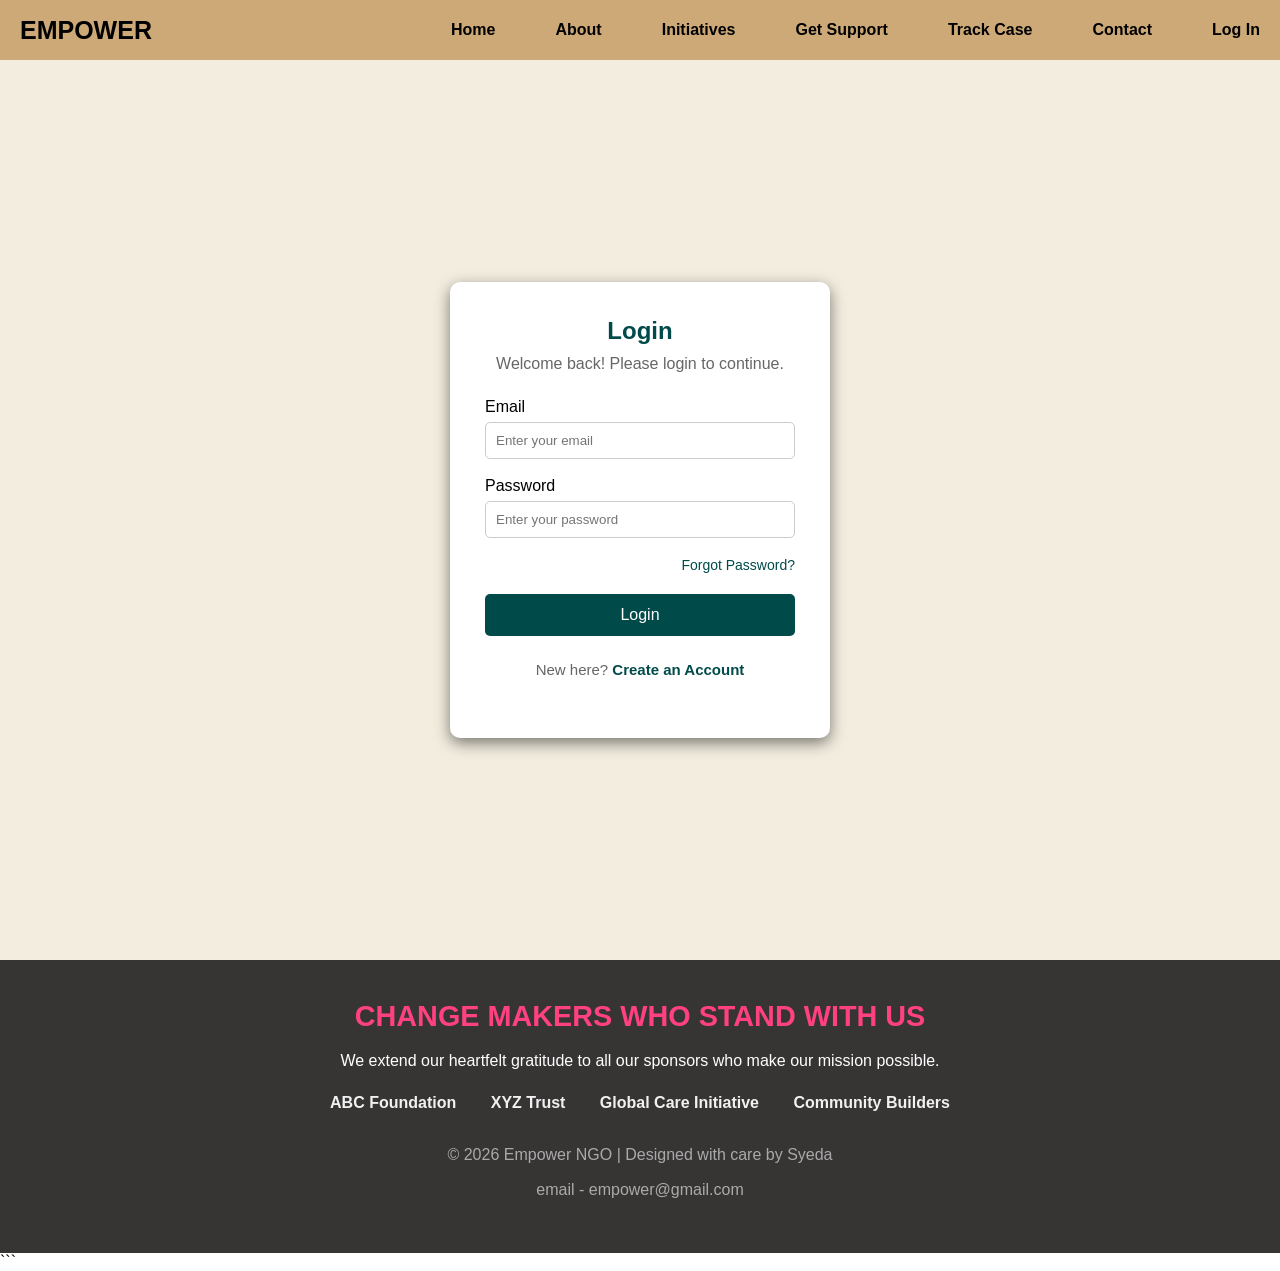
<file: login.html>
<!DOCTYPE html>
<html lang="en">

<head>
    <meta charset="UTF-8">
    <meta name="viewport" content="width=device-width, initial-scale=1.0">

    <title>Log in | Empower</title>

    <link rel="stylesheet" href="style.css">
</head>

<body>

    <!-- =========================
         NAVBAR
    ========================== -->

    <header>
        <div class="navbar">

            <div class="logo">
                EMPOWER
            </div>

            <ul class="navlinks" id="navlinks">

                <li>
                    <a href="index.html">Home</a>
                </li>

                <li>
                    <a href="about.html">About</a>
                </li>

                <li>
                    <a href="initiatives.html">Initiatives</a>
                </li>

                <li>
                    <a href="get-support.html">Get Support</a>
                </li>

                <li>
                    <a href="track-case.html">Track Case</a>
                </li>

                <li>
                    <a href="contact.html">Contact</a>
                </li>

                <li>
                    <a href="login.html">Log In</a>
                </li>

            </ul>

        </div>
    </header>


    <!-- =========================
         LOGIN SECTION
    ========================== -->

    <section class="login-page">

        <div class="login-box">

            <h2>Login</h2>

            <p>
                Welcome back! Please login to continue.
            </p>


            <form id="loginForm">

                <label for="loginEmail">
                    Email
                </label>

                <input
                    type="email"
                    id="loginEmail"
                    placeholder="Enter your email"
                    required
                >


                <label for="loginPassword">
                    Password
                </label>

                <input
                    type="password"
                    id="loginPassword"
                    placeholder="Enter your password"
                    required
                >


                <div class="forgot">

                    <a href="#">
                        Forgot Password?
                    </a>

                </div>


                <button type="submit">
                    Login
                </button>

            </form>


            <!-- Login status message -->

            <p id="loginMessage"></p>


            <!-- Create Account -->

            <p class="signup">

                New here?

                <a href="create-account.html">
                    Create an Account
                </a>

            </p>

        </div>

    </section>


    <!-- =========================
         FOOTER
    ========================== -->

    <footer class="footer">

        <div class="footer-content">

            <h2>
                CHANGE MAKERS WHO STAND WITH US
            </h2>

            <p>
                We extend our heartfelt gratitude to all our sponsors
                who make our mission possible.
            </p>


            <ul class="sponsor-list">

                <li>
                    ABC Foundation
                </li>

                <li>
                    XYZ Trust
                </li>

                <li>
                    Global Care Initiative
                </li>

                <li>
                    Community Builders
                </li>

            </ul>


            <div class="footer-bottom">

                <p>
                    &copy; 2026 Empower NGO | Designed with care by Syeda
                </p>

                <p>
                    email - empower@gmail.com
                </p>

            </div>

        </div>

    </footer>


    <!-- =========================
         LOGIN JAVASCRIPT
    ========================== -->

    <script src="login.js"></script>

</body>

</html>
```
</file>
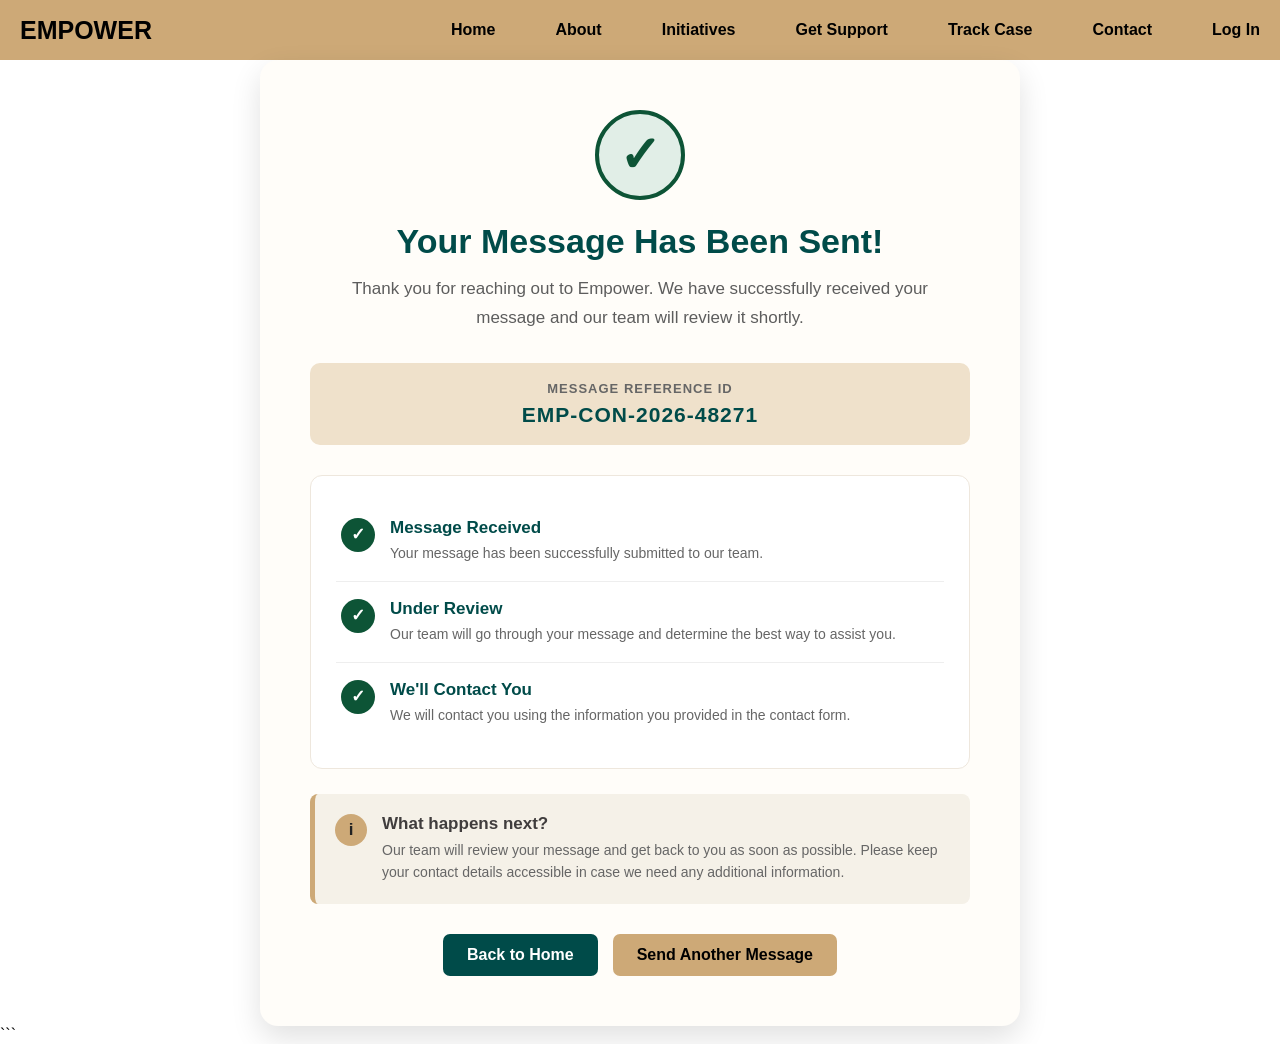
<file: message-sent.html>
<!DOCTYPE html>
<html lang="en">

<head>

    <meta charset="UTF-8">

    <meta
        name="viewport"
        content="width=device-width, initial-scale=1.0"
    >

    <title>
        Message Sent | Empower
    </title>

    <link rel="stylesheet" href="style.css">

</head>


<body>


    <!-- ================= NAVBAR ================= -->

    <nav class="navbar">

        <div class="logo">
            EMPOWER
        </div>


<ul class="navlinks" id="navlinks">
    <li><a href="index.html">Home</a></li>
    <li><a href="about.html">About</a></li>
    <li><a href="initiatives.html">Initiatives</a></li>
    <li><a href="get-support.html">Get Support</a></li>
    <li><a href="track-case.html">Track Case</a></li>
    <li><a href="contact.html">Contact</a></li>
    <li><a href="login.html">Log In</a></li>
</ul>



    </nav>



    <!-- ================= SUCCESS PAGE ================= -->

    <main class="message-success-page">


        <div class="message-success-card">


            <!-- SUCCESS ICON -->

            <div class="message-success-icon">
                ✓
            </div>


            <!-- MAIN HEADING -->

            <h1>
                Your Message Has Been Sent!
            </h1>


            <p class="message-success-intro">

                Thank you for reaching out to Empower.
                We have successfully received your message
                and our team will review it shortly.

            </p>



            <!-- REFERENCE ID -->

            <div class="message-reference-box">

                <span>
                    Message Reference ID
                </span>

                <strong>
                    EMP-CON-2026-48271
                </strong>

            </div>



            <!-- MESSAGE STATUS -->

            <div class="message-status-box">


                <div class="status-item">

                    <div class="status-icon">
                        ✓
                    </div>

                    <div>

                        <h3>
                            Message Received
                        </h3>

                        <p>
                            Your message has been successfully
                            submitted to our team.
                        </p>

                    </div>

                </div>


                <div class="status-item">

                    <div class="status-icon">
                        ✓
                    </div>

                    <div>

                        <h3>
                            Under Review
                        </h3>

                        <p>
                            Our team will go through your message
                            and determine the best way to assist you.
                        </p>

                    </div>

                </div>


                <div class="status-item">

                    <div class="status-icon">
                        ✓
                    </div>

                    <div>

                        <h3>
                            We'll Contact You
                        </h3>

                        <p>
                            We will contact you using the information
                            you provided in the contact form.
                        </p>

                    </div>

                </div>

            </div>



            <!-- RESPONSE NOTE -->

            <div class="response-note">

                <div class="response-note-icon">
                    i
                </div>

                <div>

                    <h3>
                        What happens next?
                    </h3>

                    <p>
                        Our team will review your message and
                        get back to you as soon as possible.
                        Please keep your contact details accessible
                        in case we need any additional information.
                    </p>

                </div>

            </div>



            <!-- ACTION BUTTONS -->

            <div class="message-success-buttons">

                <a
                    href="index.html"
                    class="message-home-btn"
                >
                    Back to Home
                </a>


                <a
                    href="index.html#contact"
                    class="message-contact-btn"
                >
                    Send Another Message
                </a>

            </div>


        </div>

    </main>


</body>

</html>
```
</file>
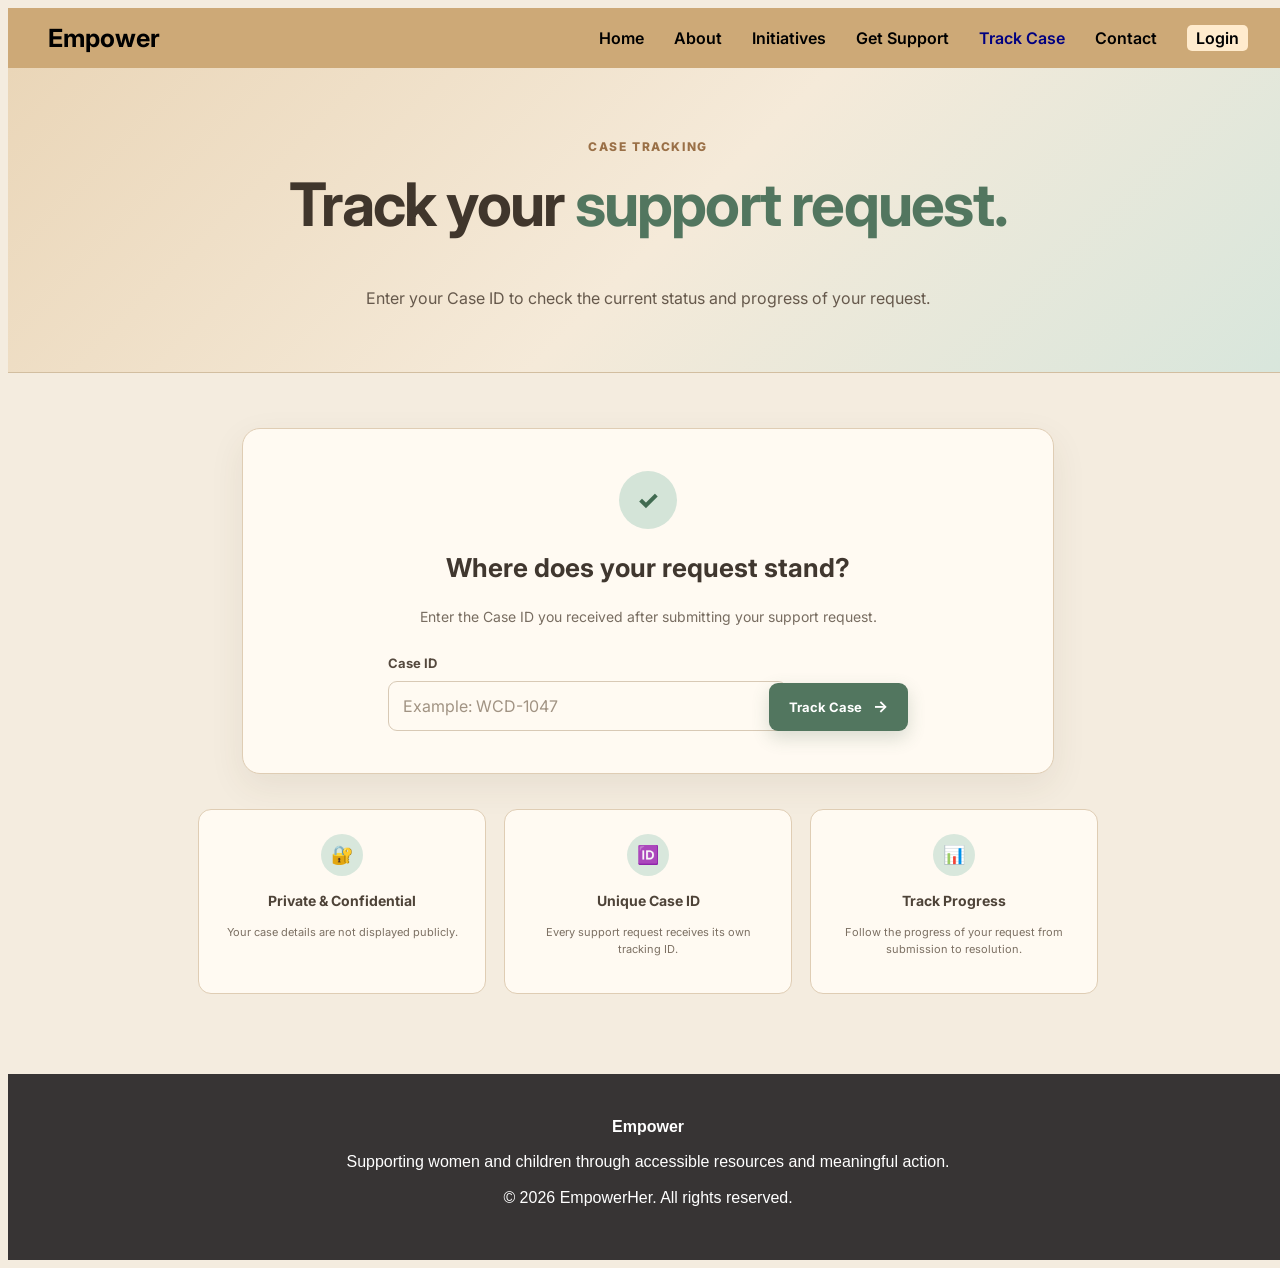
<file: track-case.html>
<!DOCTYPE html>
<html lang="en">
<head>

    <meta charset="UTF-8">

    <meta
        name="viewport"
        content="width=device-width, initial-scale=1.0"
    >

    <title>Track Case | Empower</title>

    <link rel="stylesheet" href="support.css">

    <link rel="preconnect" href="https://fonts.googleapis.com">

    <link
        rel="preconnect"
        href="https://fonts.gstatic.com"
        crossorigin
    >

    <link
        href="https://fonts.googleapis.com/css2?family=Inter:wght@400;500;600;700;800&display=swap"
        rel="stylesheet"
    >

</head>


<body>


    <!-- ================= NAVBAR ================= -->

    <header class="navbar">

        <div class="nav-container">

            <a href="index.html" class="logo">

    

                <span>
                    Empower<span class="logo-highlight"></span>
                </span>

            </a>


            <nav class="nav-links">

                <a href="index.html">
                    Home
                </a>

                <a href="about.html">
                    About
                </a>

                <a href="initiatives.html">
                    Initiatives
                </a>

                <a href="get-support.html">
                    Get Support
                </a>

                <a href="track-case.html" class="active">
                    Track Case
                </a>

                <a href="contact.html">
                    Contact
                </a>

                <a href="login.html" class="login-btn">
                    Login
                </a>

            </nav>

        </div>

    </header>


    <!-- ================= HERO ================= -->

    <section class="track-hero">

        <div class="track-hero-content">

            <span class="eyebrow">
                CASE TRACKING
            </span>

            <h1>
                Track your
                <span>support request.</span>
            </h1>

            <p>
                Enter your Case ID to check the current status
                and progress of your request.
            </p>

        </div>

    </section>


    <!-- ================= TRACK SECTION ================= -->

    <main class="track-container">


        <section class="track-card">


            <div class="track-icon">
                ✓
            </div>


            <h2>
                Where does your request stand?
            </h2>

            <p>
                Enter the Case ID you received after submitting
                your support request.
            </p>


            <form id="trackForm" class="track-form">


                <div class="input-group">

                    <label for="caseId">
                        Case ID
                    </label>

                    <input
                        type="text"
                        id="caseId"
                        placeholder="Example: WCD-1047"
                        required
                    >

                </div>


                <button
                    type="submit"
                    class="submit-btn track-submit"
                >
                    Track Case
                    <span>→</span>
                </button>


            </form>


            <div id="trackError" class="track-error hidden">
                No case found. Please check your Case ID and try again.
            </div>


        </section>


        <!-- ================= CASE RESULT ================= -->

        <section
            id="caseResult"
            class="case-result hidden"
        >


            <div class="case-header">

                <div>

                    <span class="section-label">
                        SUPPORT CASE
                    </span>

                    <h2 id="displayCaseId">
                        WCD-0000
                    </h2>

                </div>


                <span
                    id="statusBadge"
                    class="status-badge"
                >
                    Under Review
                </span>

            </div>


            <!-- CASE INFORMATION -->

            <div class="case-information">


                <div class="case-info">

                    <span>
                        Requester
                    </span>

                    <strong id="displayName">
                        —
                    </strong>

                </div>


                <div class="case-info">

                    <span>
                        Category
                    </span>

                    <strong id="displayCategory">
                        —
                    </strong>

                </div>


                <div class="case-info">

                    <span>
                        Priority
                    </span>

                    <strong id="displayPriority">
                        —
                    </strong>

                </div>


            </div>


            <!-- ================= TIMELINE ================= -->

            <div class="timeline-section">

                <h3>
                    Case Progress
                </h3>


                <div class="timeline">


                    <div class="timeline-item completed">

                        <div class="timeline-dot">
                            ✓
                        </div>

                        <div class="timeline-content">

                            <strong>
                                Request Submitted
                            </strong>

                            <p>
                                Your support request has been
                                successfully received.
                            </p>

                        </div>

                    </div>


                    <div class="timeline-line"></div>


                    <div class="timeline-item current">

                        <div class="timeline-dot">
                            2
                        </div>

                        <div class="timeline-content">

                            <strong>
                                Under Review
                            </strong>

                            <p>
                                Our support team is reviewing
                                your request.
                            </p>

                        </div>

                    </div>


                    <div class="timeline-line"></div>


                    <div class="timeline-item">

                        <div class="timeline-dot">
                            3
                        </div>

                        <div class="timeline-content">

                            <strong>
                                Support Assigned
                            </strong>

                            <p>
                                A suitable support person or
                                resource will be assigned.
                            </p>

                        </div>

                    </div>


                    <div class="timeline-line"></div>


                    <div class="timeline-item">

                        <div class="timeline-dot">
                            4
                        </div>

                        <div class="timeline-content">

                            <strong>
                                In Progress
                            </strong>

                            <p>
                                Your request is actively
                                being addressed.
                            </p>

                        </div>

                    </div>


                    <div class="timeline-line"></div>


                    <div class="timeline-item">

                        <div class="timeline-dot">
                            5
                        </div>

                        <div class="timeline-content">

                            <strong>
                                Resolved
                            </strong>

                            <p>
                                Your support request has
                                been successfully resolved.
                            </p>

                        </div>

                    </div>


                </div>

            </div>


            <!-- ================= HELP BOX ================= -->

            <div class="need-help">

                <div class="need-help-icon">
                    ?
                </div>

                <div>

                    <strong>
                        Need additional help?
                    </strong>

                    <p>
                        If you need to provide additional
                        information about your request,
                        please contact our support team.
                    </p>

                </div>

                <a href="contact.html">
                    Contact Us →
                </a>

            </div>


        </section>


        <!-- ================= INFO CARDS ================= -->

        <section class="tracking-info">


            <div class="info-card">

                <span class="info-card-icon">
                    🔐
                </span>

                <h3>
                    Private & Confidential
                </h3>

                <p>
                    Your case details are not displayed
                    publicly.
                </p>

            </div>


            <div class="info-card">

                <span class="info-card-icon">
                    🆔
                </span>

                <h3>
                    Unique Case ID
                </h3>

                <p>
                    Every support request receives
                    its own tracking ID.
                </p>

            </div>


            <div class="info-card">

                <span class="info-card-icon">
                    📊
                </span>

                <h3>
                    Track Progress
                </h3>

                <p>
                    Follow the progress of your request
                    from submission to resolution.
                </p>

            </div>


        </section>


    </main>


    <!-- ================= FOOTER ================= -->

    <footer class="footer">

        <div class="footer-content">

            <div>

                <strong>
                    Empower
                </strong>

                <p>
                    Supporting women and children through
                    accessible resources and meaningful action.
                </p>

            </div>


            <p class="copyright">
                © 2026 EmpowerHer. All rights reserved.
            </p>

        </div>

    </footer>


    <!-- ================= JAVASCRIPT ================= -->

    <script>


        const trackForm =
            document.getElementById("trackForm");

        const caseResult =
            document.getElementById("caseResult");

        const trackError =
            document.getElementById("trackError");


        trackForm.addEventListener("submit", function(event) {

            event.preventDefault();


            const enteredId =
                document
                .getElementById("caseId")
                .value
                .trim()
                .toUpperCase();


            const savedCase =
                JSON.parse(
                    localStorage.getItem("supportCase")
                );


            if (
                savedCase &&
                enteredId === savedCase.caseId
            ) {


                document.getElementById(
                    "displayCaseId"
                ).textContent =
                    savedCase.caseId;


                document.getElementById(
                    "displayName"
                ).textContent =
                    savedCase.name;


                document.getElementById(
                    "displayCategory"
                ).textContent =
                    savedCase.category;


                document.getElementById(
                    "displayPriority"
                ).textContent =
                    savedCase.priority;


                caseResult.classList.remove("hidden");

                trackError.classList.add("hidden");


                caseResult.scrollIntoView({
                    behavior: "smooth"
                });

            }

            else {

                caseResult.classList.add("hidden");

                trackError.classList.remove("hidden");

            }

        });

    </script>


</body>
</html>
</file>
<file: style.css>
/* =========================================================
   YOUR EXISTING CSS — NO DESKTOP CHANGES
   ========================================================= */

*{
    margin: 0;
    font-family: Arial ;
    box-sizing: border-box;
    
}
.navbar{
    height: 60px;
    background-color: #cda977;
    color:black;
    width: 100%;
    justify-content: space-between;
    align-items: center;
    padding: 20px;
    display: flex;

}
.logo{
    font-size: 25px;
    font-weight:700;
}

.navlinks{
    display: flex;
    gap: 60px;
    list-style: none;
}

.navlinks a{
    font-weight: 600;
    color: black;
    text-decoration: none;
}
.navlinks a:hover{
    color: navy;
}
.button button{
    background-color: blanchedalmond;
    color: black;
    border-radius: 5px;
    
}
.button button:hover{
    background-color:white;
}


.hero {
    height: 90vh;
    background: 
        linear-gradient(rgba(0,0,0,0.5), rgba(0,0,0,0.5)),
        url("https://dfa.org.au/wp-content/uploads/2022/04/post2.jpg");  

    background-size: cover;
    background-position: center;
    background-repeat: no-repeat;

    display: flex;
    align-items: center;
    justify-content: center;
    text-align: center;
    color: whitesmoke;
    padding: 0 20px;
}
.hero-content h1 {
    font-size: 3rem;
    margin-bottom: 20px;
}

.hero-content p {
    font-size: 1.2rem;
    margin-bottom: 30px;
    max-width: 600px;
}

.hero-btn {
    display: inline-block;
    padding: 12px 30px;
    background-color:beige;
    color: #1e3c72;
    text-decoration: none;
    border-radius: 30px;
    font-weight: 600;
    border: 2px solid black;   
}

.hero-btn:hover {
    background-color:rgb(207, 194, 178) ;
}

.container {
    display: flex;
    justify-content: center;
    align-items: flex-start;
    gap: 50px;
    flex-wrap: wrap;
    margin: 8px;
    background-color: white;
    
}

.container div {
    width: 300px;
    height: 200px;
    overflow: hidden;
    border-radius: 8px;
    box-shadow: 0 4px 8px rgba(0,0,0,0.2);
}
.container img:hover{
    transform: translateY(-4px);
}

.container img {
    width: 100%;
    height: 100%;
    object-fit: cover;
    transition: transform 0.3s ease, box-shadow 0.3s ease;
}

.about {
    background: #f9f9f9;
    padding: 10px 10px;
    width: 100%;
    display: block;
}

.about.container {
    width: 100%;
    margin: 0 auto;
    display: flex;
    flex-direction: column;
    align-items: center;
}

.about.text {
    width: 100%;
    max-width: 1000px;
    text-align: center;
    background: #fff;
    padding: 60px;
    box-shadow: 0 6px 15px rgba(0,0,0,0.15);
    border-radius: 10px;
    min-height: 300px;
}

.about.text h2 {
    font-size: 3rem;
    color: #333;
    margin-bottom: 10px;
    text-transform: uppercase;
    letter-spacing: 2px;
}

.about.text p {
    font-size: 1.2rem;
    line-height: 1.6;
    color: #2f2a2a;
    margin: 0 auto;
    max-width: 800px;
    
}

.interventions {
  text-align: center;
  color: #333;
  margin: 10px;
  font-size: medium;
}

.image-grid {
  display: grid;
  grid-template-columns: repeat(3, 1fr);
  gap: 15px;
  margin-top: 20px;
  font-size: larger;
  font-weight: 600;
  
}

.image-grid img {
  width: 100%;
  height: 220px;
  object-fit: cover;
  border-radius: 20px;
  transition: transform 0.3s ease, box-shadow 0.3s ease;
  
}
.image-grid img:hover{
     transform: translateY(-4px);

}

.r {
    background: #e6e0e0;
    padding: 3rem 1rem;
}

.r .p {
    width: 90%;
    margin: 0 auto;
    background: #f5f1f1;
    padding: 2rem;
    border-radius: 10px;
    box-shadow: 0 4px 8px rgba(0,0,0,0.1);
}

.r .p h1 {
    font-size: 2.2rem;
    text-align: center;
    color: #333;
    margin-bottom: 1.5rem;
    letter-spacing: 2px;
    font-weight: bold;
}

.r .p ul {
    list-style: none;
    padding: 0;
    margin: 0;
}

.r .p li {
    font-size: 1.2rem;
    line-height: 1.6;
    color: #444;
    text-align: justify;
    margin-bottom: 1rem;
    padding-left: 1.2rem;
    position: relative;
}

.r .p li::before {
    content: "•";
    position: absolute;
    left: 0;
    color: #ff4081;
    font-weight: bold;
}

.hr {
    border: none;
    height: 4px;
    background-color: #333;
}

.testimonial {
    background: #f9f9f9;
    padding: 40px;
    border-radius: 10px;
    max-width: 900px;
    margin: 40px auto;
    font-family: 'Segoe UI', Tahoma, Geneva, Verdana, sans-serif;
}

.testimonial h1 {
    text-align: center;
    font-size: 2.2rem;
    color: #333;
    margin-bottom: 30px;
    letter-spacing: 2px;
    font-weight: bold;
}

.testimonial .t1,
.testimonial .t2,
.testimonial .t3 {
    background: #fff;
    padding: 20px;
    margin-bottom: 20px;
    border-left: 5px solid #ff4081;
    border-radius: 6px;
    box-shadow: 0 4px 6px rgba(0,0,0,0.1);
    font-size: 1rem;
    line-height: 1.6;
    color: #444;
}

.testimonial {
    background: #e7e6e6;
    padding: 40px;
    border-radius: 10px;
    max-width: 900px;
    margin: 40px auto;
    font-family: 'Segoe UI', Tahoma, Geneva, Verdana, sans-serif;
}

.testimonial h1 {
    text-align: center;
    font-size: 2.2rem;
    color: #333;
    margin-bottom: 30px;
    letter-spacing: 2px;
    font-weight: bold;
}

.testimonial .t1,
.testimonial .t2,
.testimonial .t3 {
    background: #fff;
    padding: 20px;
    margin-bottom: 20px;
    border-left: 5px solid #ff4081;
    border-radius: 6px;
    box-shadow: 0 4px 6px rgba(0,0,0,0.1);
    font-size: 1.2rem;
    line-height: 1.6;
    color: #444;
}

.testimonial .t1 p {
    margin: 0;
}

.testimonial .t2 {
    border-left-color: #3f51b5;
}

.testimonial .t3 {
    border-left-color: #4caf50;
}

.footer {
    background-color: #373434;
    color: #fff;
    padding: 40px 20px;
    text-align: center;
    font-family: 'Segoe UI', Tahoma, Geneva, Verdana, sans-serif;
}

.footer h2 {
    font-size: 1.8rem;
    margin-bottom: 15px;
    color: #ff4081;
}

.footer p {
    margin: 10px 0;
    font-size: 1rem;
    line-height: 1.6;
}

.sponsor-list {
    list-style: none;
    padding: 0;
    margin: 20px 0;
}

.sponsor-list li {
    display: inline-block;
    margin: 0 15px;
    font-weight: bold;
    color: #f1f1f1;
}

.footer-bottom {
    margin-top: 30px;
    font-size: 0.9rem;
    color: #aaa;
}


.about-page,
.mission-section,
.work-section,
.gallery-section {
    padding: 50px 5px;
    text-align: center;
}

.about-page {
    background: #fff3df;
}

.gallery-section {
    background: #ffffff;
}

.mission-section {
    background: #fffaf5;
}

.work-section {
    background: #fff3df;
}

.about-container {
    max-width: 1000px;
    margin: auto;
}

.about-container h1,
.about-container h2 {
    font-size: 40px;
    margin-bottom: 20px;
    color: #222;
}

.about-container p {
    font-size: 20px;
    color: #444;
    line-height: 1.8;
}

.work-cards {
    display: flex;
    justify-content: center;
    gap: 25px;
    flex-wrap: wrap;
    margin-top: 40px;
}

.work-card {
    background: white;
    width: 280px;
    padding: 30px;
    border-radius: 15px;
    box-shadow: 0 4px 10px rgba(0,0,0,0.08);
}

.work-card h3 {
    margin-bottom: 15px;
    color: #d97706;
    font-size: 24px;
}

.work-card p {
    font-size: 17px;
}

.gallery {
    display: flex;
    justify-content: center;
    gap: 20px;
    flex-wrap: wrap;
    margin-top: 35px;
}

.gallery img {
    width: 300px;
    height: 220px;
    object-fit: cover;
    border-radius: 15px;
    box-shadow: 0 4px 10px rgba(0,0,0,0.1);
}



.contact-container {
  display: flex;
  justify-content: space-between;
  align-items: flex-start;
  gap: 40px;
  padding: 40px;
  background: #f9f9f9;
  border-radius: 8px;
  box-shadow: 0 4px 12px rgba(0,0,0,0.5);
  max-width: 1000px;
  margin: 40px auto;
  font-family: Arial, sans-serif;
}

.contact-info {
  flex: 1;
}

.contact-info h2 {
  margin-bottom: 15px;
  color: #333;
  font-size: 24px;
}

.contact-info p {
  margin: 8px 0;
  color: #555;
  font-size: 16px;
}

.contact-form {
  flex: 1;
  display: flex;
  flex-direction: column;
}

.contact-form h2 {
  margin-bottom: 15px;
  color: #333;
  font-size: 24px;
}

.contact-form input,
.contact-form textarea {
  margin-bottom: 15px;
  padding: 12px;
  border: 1px solid #ccc;
  border-radius: 6px;
  font-size: 15px;
  transition: border-color 0.3s ease;
}

.contact-form input:focus,
.contact-form textarea:focus {
  border-color: #007BFF;
  outline: none;
}

.contact-form button {
  padding: 12px;
  background: #f4b165;
  color: #231c1c;
  border: none;
  border-radius: 6px;
  font-size: 16px;
  cursor: pointer;
  transition: background 0.3s ease;
}

.contact-form button:hover {
  background:#f3a64f;
}



.campaign{
    display:flex;
    align-items:center;
    gap:40px;
    margin:50px 0;
}

.reverse{
    flex-direction:row-reverse;
}

.campaign-image,
.campaign-content{
    flex:1;
}

.campaign-image img{
    width:100%;
    height:300px;
    object-fit:cover;
    border-radius:10px;
}

.campaign-content h2{
    margin-bottom:15px;
    color:#333;
}

.campaign-content p{
    color:#666;
    line-height:1.6;
}

details{
    margin-top:15px;
}

.read-btn{
    display:inline-block;
    padding:8px 18px;
    background:#0d5436;
    color:white;
    border-radius:20px;
    cursor:pointer;
    font-weight:bold;
}

summary{
    list-style:none;
}

summary::-webkit-details-marker{
    display:none;
}

.more-content{
    margin-top:15px;
}

.more-content li{
    margin-bottom:8px;
}


.login-page{
    min-height:100vh;
    background:#f2eddf;
    display:flex;
    justify-content:center;
    align-items:center;
}

.login-box{
    width:380px;
    background:white;
    padding:35px;
    border-radius:10px;
    box-shadow:0 5px 15px rgba(0,0,0,0.5);
}

.login-box h2{
    text-align:center;
    color:#004B49;
    margin-bottom:10px;
}

.login-box p{
    text-align:center;
    color:#666;
    margin-bottom:25px;
}

.login-box label{
    display:block;
    margin-bottom:6px;
    font-weight:500;
}

.login-box input{
    width:100%;
    padding:10px;
    margin-bottom:18px;
    border:1px solid #ccc;
    border-radius:5px;
    outline:none;
}

.login-box input:focus{
    border-color:#2c7a5a;
}

.forgot{
    text-align:right;
    margin-bottom:20px;
}

.forgot a{
    text-decoration:none;
    color:#004B49;
    font-size:14px;
}

.login-box button{
    width:100%;
    padding:12px;
    border:none;
    background:#004B49;
    color:#ffffff;
    border-radius:5px;
    cursor:pointer;
    font-size:16px;
}

.login-box button:hover{
    background:#367b60;
}

.signup{
    margin-top:20px;
    font-size:15px;
}

.signup a{
    color:#004B49;
    text-decoration:none;
    font-weight:600;
}


/* ================= JOIN PAGE ================= */

.join-header{
    background: linear-gradient(to right, #f8f3eb, #efe1cb);
    text-align: center;
    padding: 70px 20px;
    border-bottom: 3px solid #cda977;
}

.join-header h1{
    font-size: 48px;
    color: #333;
    margin-bottom: 18px;
    letter-spacing: 1px;
}

.join-header p{
    width: 65%;
    margin: auto;
    color: #555;
    font-size: 20px;
    line-height: 1.8;
}

.join-container{
    width: 700px;
    max-width: 90%;
    margin: 60px auto;
    padding: 40px;

    background: #e5d3c3;
    border-radius: 10px;

    box-shadow: 0 5px 15px rgba(0,0,0,0.15);
}

.join-container h2{
    text-align: center;
    font-size: 34px;
    margin-bottom: 10px;
    color: #403d3d;
}

.join-container p{
    text-align: center;
    color: #555;
    margin-bottom: 30px;
    line-height: 1.6;
}

.join-container form{
    display: flex;
    flex-direction: column;
}

.join-container input,
.join-container select,
.join-container textarea{

    width: 100%;
    padding: 12px;
    margin-bottom: 18px;

    border: 1px solid #ccc;
    border-radius: 6px;

    font-size: 15px;
}

.join-container input:focus,
.join-container select:focus,
.join-container textarea:focus{

    outline: none;
    border-color: #cda977;
}

.join-container textarea{
    resize: vertical;
}

.join-container button{

    background: #cda977;
    color: black;

    padding: 12px;
    border: none;
    border-radius: 6px;

    font-size: 17px;
    font-weight: bold;

    cursor: pointer;
    transition: 0.3s;
}

.join-container button:hover{

    background: #b58d58;
    color: white;
}


/* =========================================================
   RESPONSIVENESS ONLY
   ========================================================= */

/* ================= TABLETS ================= */

@media (max-width: 1024px){

    .navbar{
        padding: 18px;
    }

    .navlinks{
        gap: 30px;
    }

    .hero-content h1{
        font-size: 2.6rem;
    }

    .container{
        gap: 25px;
    }

    .container div{
        width: 280px;
    }

    .about.text{
        width: 92%;
        padding: 45px;
    }

    .image-grid{
        grid-template-columns: repeat(2, 1fr);
        padding: 0 15px;
    }

    .r .p{
        width: 92%;
    }

    .testimonial{
        width: 92%;
    }

    .work-cards{
        gap: 20px;
    }

    .work-card{
        width: 270px;
    }

    .gallery{
        gap: 15px;
    }

    .gallery img{
        width: 280px;
    }

    .contact-container{
        width: 92%;
        gap: 25px;
        padding: 30px;
    }

    .campaign{
        gap: 25px;
        margin: 40px 20px;
    }

    .join-header p{
        width: 80%;
    }

}


/* ================= TABLETS / MOBILE ================= */

@media (max-width: 768px){

    .navbar{
        flex-direction: column;
        height: auto;
        padding: 15px;
        gap: 15px;
    }

    .logo{
        font-size: 24px;
    }

    .navlinks{
        flex-direction: column;
        gap: 15px;
        width: 100%;
        text-align: center;
        padding: 0;
    }

    .button{
        margin-top: 10px;
    }

    .button button{
        padding: 8px 15px;
    }


    /* Hero */

    .hero{
        height: auto;
        min-height: 80vh;
        padding: 60px 20px;
    }

    .hero-content{
        width: 100%;
    }

    .hero-content h1{
        font-size: 2.2rem;
    }

    .hero-content p{
        font-size: 1rem;
        max-width: 100%;
    }

    .hero-btn{
        padding: 10px 25px;
    }


    /* Home Image Cards */

    .container{
        flex-direction: column;
        align-items: center;
        gap: 25px;
        margin: 20px;
    }

    .container div{
        width: 90%;
        height: 230px;
    }


    /* About */

    .about{
        padding: 10px;
    }

    .about.text{
        width: 90%;
        padding: 30px;
        min-height: auto;
    }

    .about.text h2{
        font-size: 2rem;
    }

    .about.text p{
        font-size: 1rem;
    }


    /* Intervention Images */

    .image-grid{
        grid-template-columns: 1fr;
        gap: 20px;
        padding: 0 10px;
    }

    .image-grid img{
        height: 250px;
    }


    /* R Section */

    .r{
        padding: 2rem 0.5rem;
    }

    .r .p{
        width: 92%;
        padding: 1.5rem;
    }

    .r .p h1{
        font-size: 1.8rem;
    }

    .r .p li{
        font-size: 1rem;
        text-align: left;
    }


    /* Testimonials */

    .testimonial{
        width: 90%;
        padding: 25px;
        margin: 30px auto;
    }

    .testimonial h1{
        font-size: 1.8rem;
    }

    .testimonial .t1,
    .testimonial .t2,
    .testimonial .t3{
        font-size: 1rem;
        padding: 18px;
    }


    /* About Page */

    .about-page,
    .mission-section,
    .work-section,
    .gallery-section{
        padding: 40px 15px;
    }

    .about-container h1,
    .about-container h2{
        font-size: 30px;
    }

    .about-container p{
        font-size: 17px;
    }


    /* Work Cards */

    .work-cards{
        flex-direction: column;
        align-items: center;
        margin-top: 25px;
    }

    .work-card{
        width: 90%;
    }


    /* Gallery */

    .gallery{
        flex-direction: column;
        align-items: center;
    }

    .gallery img{
        width: 90%;
        height: 220px;
    }


    /* Contact */

    .contact-container{
        flex-direction: column;
        width: 90%;
        padding: 25px;
        gap: 25px;
        margin: 30px auto;
    }

    .contact-info,
    .contact-form{
        width: 100%;
    }


    /* Campaign */

    .campaign,
    .reverse{
        flex-direction: column;
        gap: 25px;
        margin: 30px 15px;
    }

    .campaign-image,
    .campaign-content{
        width: 100%;
    }

    .campaign-image img{
        height: 250px;
    }

    .campaign-content h2{
        font-size: 24px;
    }


    /* Login */

    .login-page{
        padding: 25px 15px;
    }

    .login-box{
        width: 90%;
        padding: 25px;
    }


    /* Join */

    .join-header{
        padding: 50px 15px;
    }

    .join-header h1{
        font-size: 32px;
    }

    .join-header p{
        width: 95%;
        font-size: 17px;
    }

    .join-container{
        width: 90%;
        padding: 25px;
        margin: 35px auto;
    }

    .join-container h2{
        font-size: 28px;
    }


    /* Footer */

    .footer{
        padding: 35px 20px;
    }

    .sponsor-list li{
        display: block;
        margin: 12px 0;
    }

}


/* ================= SMALL PHONES ================= */

@media (max-width: 480px){

    .navbar{
        padding: 12px;
    }

    .logo{
        font-size: 22px;
    }

    .navlinks{
        gap: 12px;
    }


    /* Hero */

    .hero{
        min-height: 75vh;
        padding: 45px 15px;
    }

    .hero-content h1{
        font-size: 1.8rem;
        line-height: 1.2;
        margin-bottom: 15px;
    }

    .hero-content p{
        font-size: 0.95rem;
        line-height: 1.5;
        margin-bottom: 22px;
    }

    .hero-btn{
        padding: 9px 20px;
        font-size: 14px;
    }


    /* Home Cards */

    .container{
        margin: 15px;
        gap: 20px;
    }

    .container div{
        width: 100%;
        height: 200px;
    }


    /* About */

    .about.text{
        width: 100%;
        padding: 20px;
    }

    .about.text h2{
        font-size: 1.7rem;
    }

    .about.text p{
        font-size: 0.95rem;
        line-height: 1.5;
    }


    /* Images */

    .image-grid{
        padding: 0 5px;
        gap: 15px;
    }

    .image-grid img{
        height: 200px;
    }


    /* R */

    .r{
        padding: 1.5rem 0.3rem;
    }

    .r .p{
        width: 100%;
        padding: 20px;
    }

    .r .p h1{
        font-size: 1.5rem;
        letter-spacing: 1px;
    }

    .r .p li{
        font-size: 0.95rem;
        line-height: 1.5;
        padding-left: 1rem;
    }


    /* Testimonials */

    .testimonial{
        width: 95%;
        padding: 20px;
        margin: 25px auto;
    }

    .testimonial h1{
        font-size: 1.5rem;
        letter-spacing: 1px;
        margin-bottom: 20px;
    }

    .testimonial .t1,
    .testimonial .t2,
    .testimonial .t3{
        padding: 15px;
        font-size: 0.95rem;
        line-height: 1.5;
    }


    /* About Page */

    .about-page,
    .mission-section,
    .work-section,
    .gallery-section{
        padding: 30px 12px;
    }

    .about-container h1,
    .about-container h2{
        font-size: 26px;
    }

    .about-container p{
        font-size: 16px;
        line-height: 1.6;
    }


    /* Work */

    .work-cards{
        margin-top: 20px;
    }

    .work-card{
        width: 100%;
        padding: 22px;
    }

    .work-card h3{
        font-size: 21px;
    }

    .work-card p{
        font-size: 16px;
    }


    /* Gallery */

    .gallery{
        margin-top: 25px;
        gap: 15px;
    }

    .gallery img{
        width: 100%;
        height: 200px;
    }


    /* Contact */

    .contact-container{
        width: 95%;
        padding: 20px;
        margin: 25px auto;
        gap: 20px;
    }

    .contact-info h2,
    .contact-form h2{
        font-size: 21px;
    }

    .contact-info p{
        font-size: 15px;
    }

    .contact-form input,
    .contact-form textarea{
        font-size: 14px;
        padding: 10px;
    }


    /* Campaign */

    .campaign,
    .reverse{
        margin: 25px 10px;
        gap: 20px;
    }

    .campaign-image img{
        height: 200px;
    }

    .campaign-content h2{
        font-size: 21px;
    }

    .campaign-content p{
        font-size: 15px;
    }


    /* Login */

    .login-page{
        padding: 20px 10px;
    }

    .login-box{
        width: 95%;
        padding: 20px;
    }

    .login-box h2{
        font-size: 22px;
    }


    /* Join */

    .join-header{
        padding: 40px 12px;
    }

    .join-header h1{
        font-size: 28px;
        line-height: 1.2;
    }

    .join-header p{
        width: 100%;
        font-size: 16px;
        line-height: 1.6;
    }

    .join-container{
        width: 95%;
        padding: 20px;
        margin: 25px auto;
    }

    .join-container h2{
        font-size: 24px;
    }

    .join-container p{
        font-size: 15px;
    }

    .join-container input,
    .join-container select,
    .join-container textarea{
        font-size: 14px;
        padding: 10px;
    }

    .join-container button{
        font-size: 15px;
        padding: 11px;
    }


    /* Footer */

    .footer{
        padding: 30px 15px;
    }

    .footer h2{
        font-size: 1.5rem;
    }

    .footer p{
        font-size: 0.9rem;
    }

}


/* ================= VERY SMALL PHONES ================= */

@media (max-width: 360px){

    .logo{
        font-size: 20px;
    }

    .navlinks{
        gap: 10px;
    }

    .navlinks a{
        font-size: 14px;
    }

    .hero{
        padding: 40px 12px;
    }

    .hero-content h1{
        font-size: 1.55rem;
    }

    .hero-content p{
        font-size: 0.9rem;
    }

    .hero-btn{
        padding: 8px 17px;
        font-size: 13px;
    }

    .container{
        margin: 10px;
    }

    .container div{
        height: 180px;
    }

    .about.text{
        padding: 15px;
    }

    .about.text h2{
        font-size: 1.5rem;
    }

    .about.text p{
        font-size: 0.9rem;
    }

    .image-grid img{
        height: 180px;
    }

    .testimonial{
        width: 96%;
        padding: 15px;
    }

    .testimonial h1{
        font-size: 1.35rem;
    }

    .work-card{
        padding: 18px;
    }

    .gallery img{
        height: 180px;
    }

    .contact-container{
        width: 96%;
        padding: 15px;
    }

    .login-box{
        width: 96%;
        padding: 18px;
    }

    .join-container{
        width: 96%;
        padding: 15px;
    }

    .join-header h1{
        font-size: 25px;
    }

}

/* =========================================================
   HOVER EFFECTS ONLY
   ========================================================= */

/* ================= NAVBAR ================= */

.logo,
.navlinks a,
.button button {
    transition: transform 0.3s ease, color 0.3s ease, background-color 0.3s ease;
}

.logo:hover {
    transform: scale(1.04);
}

.navlinks a:hover {
    transform: translateY(-2px);
}


/* ================= HERO ================= */

.hero-btn {
    transition: transform 0.3s ease, background-color 0.3s ease, box-shadow 0.3s ease;
}

.hero-btn:hover {
    transform: translateY(-3px);
    box-shadow: 0 6px 12px rgba(0,0,0,0.2);
}


/* ================= HOME IMAGE BOXES ================= */

.container div {
    transition: transform 0.3s ease, box-shadow 0.3s ease;
}

.container div:hover {
    transform: translateY(-6px);
    box-shadow: 0 8px 18px rgba(0,0,0,0.25);
}

.container img:hover {
    transform: scale(1.04);
}


/* ================= ABOUT BOX ================= */

.about.text {
    transition: transform 0.3s ease, box-shadow 0.3s ease;
}

.about.text:hover {
    transform: translateY(-5px);
    box-shadow: 0 10px 22px rgba(0,0,0,0.18);
}


/* ================= INTERVENTION IMAGES ================= */

.image-grid img {
    transition: transform 0.3s ease, box-shadow 0.3s ease;
}

.image-grid img:hover {
    transform: translateY(-6px) scale(1.02);
    box-shadow: 0 8px 18px rgba(0,0,0,0.2);
}


/* ================= R SECTION BOX ================= */

.r .p {
    transition: transform 0.3s ease, box-shadow 0.3s ease;
}

.r .p:hover {
    transform: translateY(-5px);
    box-shadow: 0 8px 18px rgba(0,0,0,0.18);
}


/* ================= LIST ITEMS ================= */

.r .p li {
    transition: transform 0.3s ease;
}

.r .p li:hover {
    transform: translateX(5px);
}


/* ================= TESTIMONIAL BOXES ================= */

.testimonial {
    transition: box-shadow 0.3s ease;
}

.testimonial:hover {
    box-shadow: 0 8px 18px rgba(0,0,0,0.18);
}

.testimonial .t1,
.testimonial .t2,
.testimonial .t3 {
    transition: transform 0.3s ease, box-shadow 0.3s ease;
}

.testimonial .t1:hover,
.testimonial .t2:hover,
.testimonial .t3:hover {
    transform: translateY(-5px);
    box-shadow: 0 8px 16px rgba(0,0,0,0.15);
}


/* ================= FOOTER ================= */

.sponsor-list li {
    transition: transform 0.3s ease, color 0.3s ease;
}

.sponsor-list li:hover {
    transform: translateY(-3px);
    color: #ff4081;
}


/* ================= WORK CARDS ================= */

.work-card {
    transition: transform 0.3s ease, box-shadow 0.3s ease;
}

.work-card:hover {
    transform: translateY(-7px);
    box-shadow: 0 10px 20px rgba(0,0,0,0.15);
}


/* ================= GALLERY IMAGES ================= */

.gallery img {
    transition: transform 0.3s ease, box-shadow 0.3s ease;
}

.gallery img:hover {
    transform: translateY(-6px) scale(1.02);
    box-shadow: 0 8px 18px rgba(0,0,0,0.2);
}


/* ================= CONTACT BOX ================= */

.contact-container {
    transition: transform 0.3s ease, box-shadow 0.3s ease;
}

.contact-container:hover {
    transform: translateY(-4px);
    box-shadow: 0 8px 18px rgba(0,0,0,0.35);
}


/* ================= CONTACT BUTTON ================= */

.contact-form button {
    transition: transform 0.3s ease, background 0.3s ease, box-shadow 0.3s ease;
}

.contact-form button:hover {
    transform: translateY(-3px);
    box-shadow: 0 5px 12px rgba(0,0,0,0.18);
}


/* ================= CAMPAIGN IMAGES ================= */

.campaign-image {
    transition: transform 0.3s ease;
}

.campaign-image:hover {
    transform: translateY(-4px);
}

.campaign-image img {
    transition: transform 0.3s ease, box-shadow 0.3s ease;
}

.campaign-image img:hover {
    transform: scale(1.02);
    box-shadow: 0 8px 18px rgba(0,0,0,0.2);
}


/* ================= READ BUTTON ================= */

.read-btn {
    transition: transform 0.3s ease, box-shadow 0.3s ease;
}

.read-btn:hover {
    transform: translateY(-3px);
    box-shadow: 0 5px 12px rgba(0,0,0,0.2);
}


/* ================= LOGIN BOX ================= */

.login-box {
    transition: transform 0.3s ease, box-shadow 0.3s ease;
}

.login-box:hover {
    transform: translateY(-5px);
    box-shadow: 0 10px 22px rgba(0,0,0,0.25);
}


/* ================= LOGIN BUTTON ================= */

.login-box button {
    transition: transform 0.3s ease, background 0.3s ease, box-shadow 0.3s ease;
}

.login-box button:hover {
    transform: translateY(-2px);
    box-shadow: 0 5px 12px rgba(0,0,0,0.18);
}


/* ================= LOGIN LINKS ================= */

.forgot a,
.signup a {
    transition: color 0.3s ease;
}

.forgot a:hover,
.signup a:hover {
    color: #367b60;
}


/* ================= JOIN FORM BOX ================= */

.join-container {
    transition: transform 0.3s ease, box-shadow 0.3s ease;
}

.join-container:hover {
    transform: translateY(-5px);
    box-shadow: 0 9px 20px rgba(0,0,0,0.2);
}


/* ================= JOIN BUTTON ================= */

.join-container button {
    transition: transform 0.3s ease, background 0.3s ease, box-shadow 0.3s ease;
}

.join-container button:hover {
    transform: translateY(-3px);
    box-shadow: 0 5px 12px rgba(0,0,0,0.2);
}


/* ================= JOIN INPUTS ================= */

.join-container input,
.join-container select,
.join-container textarea,
.login-box input,
.contact-form input,
.contact-form textarea {
    transition: border-color 0.3s ease, box-shadow 0.3s ease;
}

.join-container input:hover,
.join-container select:hover,
.join-container textarea:hover,
.login-box input:hover,
.contact-form input:hover,
.contact-form textarea:hover {
    box-shadow: 0 2px 7px rgba(0,0,0,0.08);
}


/* ================= TOUCH DEVICES ================= */
/* Prevents hover effects from feeling stuck on phones */

@media (hover: none) {

    .logo:hover,
    .navlinks a:hover,
    .hero-btn:hover,
    .container div:hover,
    .container img:hover,
    .about.text:hover,
    .image-grid img:hover,
    .r .p:hover,
    .r .p li:hover,
    .testimonial:hover,
    .testimonial .t1:hover,
    .testimonial .t2:hover,
    .testimonial .t3:hover,
    .work-card:hover,
    .gallery img:hover,
    .contact-container:hover,
    .campaign-image:hover,
    .campaign-image img:hover,
    .login-box:hover,
    .join-container:hover {
        transform: none;
    }

}

/* =========================================================
   JOIN SUCCESS PAGE
   ========================================================= */

/* ================= SUCCESS PAGE ================= */

.success-page {
    min-height: calc(100vh - 60px);
    background: #f2eddf;
    display: flex;
    justify-content: center;
    align-items: center;
    padding: 50px 20px;
}


/* ================= SUCCESS CARD ================= */

.success-card {
    width: 700px;
    max-width: 95%;
    background: #fffaf5;
    padding: 45px;
    border-radius: 15px;
    text-align: center;
    box-shadow: 0 8px 25px rgba(0,0,0,0.18);
}


/* ================= SUCCESS TICK ================= */

.success-icon {
    width: 85px;
    height: 85px;
    margin: 0 auto 20px;

    display: flex;
    justify-content: center;
    align-items: center;

    background: #e5d3c3;
    color: #0d5436;

    border: 4px solid #0d5436;
    border-radius: 50%;

    font-size: 48px;
    font-weight: bold;
}


/* ================= SUCCESS HEADING ================= */

.success-card h1 {
    color: #004B49;
    font-size: 32px;
    margin-bottom: 12px;
}

.success-message {
    color: #555;
    font-size: 17px;
    line-height: 1.6;
    max-width: 550px;
    margin: auto;
}


/* ================= MEMBER ID ================= */

.member-id-box {
    margin: 30px auto;
    padding: 18px;

    background: #e5d3c3;
    border-radius: 10px;

    display: flex;
    flex-direction: column;
    gap: 7px;
}

.member-id-box span {
    color: #555;
    font-size: 14px;
    font-weight: 600;
}

.member-id-box strong {
    color: #004B49;
    font-size: 23px;
    letter-spacing: 1px;
}


/* ================= DETAILS BOX ================= */

.details-box {
    background: white;
    border-radius: 10px;
    padding: 25px;
    text-align: left;
    box-shadow: 0 4px 10px rgba(0,0,0,0.08);
}

.details-box h2 {
    text-align: center;
    color: #403d3d;
    font-size: 23px;
    margin-bottom: 20px;
}


/* ================= DETAILS ROW ================= */

.detail-row {
    display: flex;
    justify-content: space-between;
    align-items: center;

    padding: 13px 5px;
    border-bottom: 1px solid #eee;
}

.detail-row:last-child {
    border-bottom: none;
}

.detail-row span {
    color: #666;
}

.detail-row strong {
    color: #333;
}


/* ================= ACTIVE STATUS ================= */

.active-status {
    color: #0d5436 !important;
}


/* ================= CONFIRMATION ================= */

.confirmation {
    margin-top: 25px;

    display: flex;
    align-items: center;
    gap: 15px;

    padding: 18px;

    background: #f5f1e8;
    border-left: 5px solid #0d5436;

    border-radius: 8px;
    text-align: left;
}

.confirmation-tick {
    min-width: 35px;
    height: 35px;

    display: flex;
    justify-content: center;
    align-items: center;

    background: #0d5436;
    color: white;

    border-radius: 50%;
    font-weight: bold;
    font-size: 20px;
}

.confirmation h3 {
    color: #004B49;
    margin-bottom: 5px;
}

.confirmation p {
    color: #666;
    line-height: 1.5;
    font-size: 14px;
}


/* ================= SUCCESS BUTTONS ================= */

.success-buttons {
    margin-top: 30px;

    display: flex;
    justify-content: center;
    gap: 15px;
}

.success-buttons a {
    text-decoration: none;
    padding: 12px 25px;
    border-radius: 6px;
    font-weight: 600;

    transition: transform 0.3s ease,
                box-shadow 0.3s ease,
                background-color 0.3s ease;
}

.home-btn {
    background: #004B49;
    color: white;
}

.join-again-btn {
    background: #cda977;
    color: black;
}

.success-buttons a:hover {
    transform: translateY(-3px);
    box-shadow: 0 5px 12px rgba(0,0,0,0.18);
}


/* =========================================================
   JOIN SUCCESS PAGE RESPONSIVENESS
   ========================================================= */

@media (max-width: 768px){

    .success-page {
        padding: 35px 15px;
    }

    .success-card {
        padding: 30px 20px;
    }

    .success-card h1 {
        font-size: 27px;
    }

    .success-message {
        font-size: 15px;
    }

    .detail-row {
        flex-direction: column;
        align-items: flex-start;
        gap: 5px;
    }

    .success-buttons {
        flex-direction: column;
    }

    .success-buttons a {
        width: 100%;
        text-align: center;
    }

}


@media (max-width: 480px){

    .success-page {
        padding: 25px 10px;
    }

    .success-card {
        width: 95%;
        padding: 25px 15px;
    }

    .success-icon {
        width: 70px;
        height: 70px;
        font-size: 40px;
    }

    .success-card h1 {
        font-size: 24px;
    }

    .member-id-box strong {
        font-size: 19px;
    }

    .details-box {
        padding: 18px;
    }

    .details-box h2 {
        font-size: 20px;
    }

    .confirmation {
        align-items: flex-start;
    }

}


@media (max-width: 360px){

    .success-card {
        width: 96%;
        padding: 20px 12px;
    }

    .success-card h1 {
        font-size: 21px;
    }

    .success-message {
        font-size: 14px;
    }

    .member-id-box strong {
        font-size: 17px;
    }

    .details-box {
        padding: 15px;
    }

    .detail-row {
        font-size: 14px;
    }

    .confirmation {
        padding: 15px;
    }

}


```css
/* =========================================================
   CONTACT MESSAGE SUCCESS PAGE
   ========================================================= */

.message-success-page {
    min-height: calc(100vh - 60px);
    width: 100%;

    background: linear-gradient(
        135deg,
        #f5efe4,
        #eee2cf
    );

    display: flex;
    justify-content: center;
    align-items: center;

    padding: 60px 20px;
}


/* ================= SUCCESS CARD ================= */

.message-success-card {
    width: 760px;
    max-width: 100%;

    margin: 0 auto;

    background: #fffdf9;

    border-radius: 18px;

    padding: 50px;

    text-align: center;

    box-shadow: 0 12px 30px rgba(0,0,0,0.12);
}


/* ================= SUCCESS ICON ================= */

.message-success-icon {
    width: 90px;
    height: 90px;

    margin: 0 auto 22px;

    display: flex;
    justify-content: center;
    align-items: center;

    border-radius: 50%;

    background: #e1eee7;

    border: 4px solid #0d5436;

    color: #0d5436;

    font-size: 50px;
    font-weight: bold;
}


/* ================= HEADING ================= */

.message-success-card h1 {
    color: #004B49;
    font-size: 34px;
    margin-bottom: 14px;
}

.message-success-intro {
    max-width: 590px;
    margin: 0 auto;

    color: #5d5d5d;

    font-size: 17px;
    line-height: 1.7;
}


/* ================= REFERENCE ================= */

.message-reference-box {
    width: 100%;

    margin: 30px auto;
    padding: 18px 22px;

    background: #efe1cb;
    border-radius: 10px;

    display: flex;
    flex-direction: column;
    gap: 7px;
}

.message-reference-box span {
    font-size: 13px;
    color: #666;
    font-weight: 600;

    text-transform: uppercase;
    letter-spacing: 1px;
}

.message-reference-box strong {
    color: #004B49;
    font-size: 21px;
    letter-spacing: 1px;
}


/* ================= STATUS BOX ================= */

.message-status-box {
    width: 100%;

    background: #ffffff;

    border-radius: 12px;

    padding: 25px;

    text-align: left;

    border: 1px solid #eee7dd;
}


/* ================= STATUS ITEM ================= */

.status-item {
    display: flex;
    align-items: flex-start;

    gap: 15px;

    padding: 17px 5px;

    border-bottom: 1px solid #eee;
}

.status-item:last-child {
    border-bottom: none;
}

.status-icon {
    min-width: 34px;
    height: 34px;

    display: flex;
    justify-content: center;
    align-items: center;

    border-radius: 50%;

    background: #0d5436;
    color: white;

    font-size: 17px;
    font-weight: bold;
}

.status-item h3 {
    color: #004B49;
    font-size: 17px;
    margin-bottom: 5px;
}

.status-item p {
    color: #666;
    font-size: 14px;
    line-height: 1.5;
}


/* ================= RESPONSE NOTE ================= */

.response-note {
    width: 100%;

    margin-top: 25px;

    display: flex;
    align-items: flex-start;

    gap: 15px;

    padding: 20px;

    background: #f5f1e8;

    border-left: 5px solid #cda977;

    border-radius: 8px;

    text-align: left;
}

.response-note-icon {
    min-width: 32px;
    height: 32px;

    border-radius: 50%;

    background: #cda977;
    color: #222;

    display: flex;
    align-items: center;
    justify-content: center;

    font-weight: bold;
    font-size: 17px;
}

.response-note h3 {
    color: #403d3d;
    margin-bottom: 5px;
    font-size: 17px;
}

.response-note p {
    color: #666;
    font-size: 14px;
    line-height: 1.6;
}


/* ================= BUTTONS ================= */

.message-success-buttons {
    margin-top: 30px;

    display: flex;
    justify-content: center;
    align-items: center;

    gap: 15px;
}

.message-success-buttons a {
    display: inline-block;

    padding: 12px 24px;

    border-radius: 7px;

    text-decoration: none;

    font-weight: 600;

    transition:
        transform 0.3s ease,
        box-shadow 0.3s ease,
        background-color 0.3s ease;
}

.message-home-btn {
    background: #004B49;
    color: white;
}

.message-contact-btn {
    background: #cda977;
    color: black;
}

.message-success-buttons a:hover {
    transform: translateY(-3px);

    box-shadow:
        0 6px 14px rgba(0,0,0,0.18);
}


/* =========================================================
   RESPONSIVE
   ========================================================= */

@media (max-width: 768px) {

    .message-success-page {
        width: 100%;
        padding: 40px 15px;
    }

    .message-success-card {
        width: 100%;
        max-width: 650px;
        padding: 35px 22px;
        margin: 0 auto;
    }

    .message-success-card h1 {
        font-size: 28px;
    }

    .message-success-intro {
        font-size: 15px;
    }

    .message-success-buttons {
        flex-direction: column;
        width: 100%;
    }

    .message-success-buttons a {
        width: 100%;
        text-align: center;
    }
}


@media (max-width: 480px) {

    .message-success-page {
        padding: 30px 10px;
    }

    .message-success-card {
        width: 100%;
        padding: 28px 16px;
    }

    .message-success-icon {
        width: 70px;
        height: 70px;
        font-size: 40px;
    }

    .message-success-card h1 {
        font-size: 24px;
    }

    .message-reference-box strong {
        font-size: 17px;
    }

    .message-status-box {
        padding: 18px;
    }

    .status-item {
        gap: 10px;
    }

    .response-note {
        padding: 15px;
    }
}


@media (max-width: 360px) {

    .message-success-card {
        padding: 22px 12px;
    }

    .message-success-card h1 {
        font-size: 21px;
    }

    .message-success-intro {
        font-size: 14px;
    }
}
```
</file>
<file: create-account.css>
* {
    margin: 0;
    padding: 0;
    box-sizing: border-box;
}

html {
    scroll-behavior: smooth;
}

body {
    font-family: "Inter", sans-serif;
    background: #f4ecdf;
    color: #40372f;
    line-height: 1.6;
}

a {
    text-decoration: none;
    color: inherit;
}


/* =========================
   NAVBAR
========================= */

.navbar {
    height: 60px;
    min-height: 60px;
    background-color: #cda977;
    color: black;
    width: 100%;
    padding: 0 20px;

    display: flex;
    align-items: center;
}

.nav-container {
    width: 100%;
    height: 60px;

    display: flex;
    align-items: center;
    justify-content: space-between;
}

.logo {
    font-size: 25px;
    font-weight: 700;
    color: black;
    white-space: nowrap;

    transition: transform 0.3s ease;
}

.logo:hover {
    transform: scale(1.04);
}

.nav-links {
    display: flex;
    align-items: center;
    gap: 60px;

    list-style: none;
    margin: 0;
    padding: 0;
}

.nav-links a {
    font-weight: 600;
    font-size: 16px;
    color: black;
    white-space: nowrap;

    transition:
        transform 0.3s ease,
        color 0.3s ease,
        background-color 0.3s ease;
}

.nav-links a:hover {
    color: navy;
    transform: translateY(-2px);
}

.nav-links .login-btn {
    background-color: blanchedalmond;
    color: black;
    border-radius: 5px;
    padding: 5px 9px;
}

.nav-links .login-btn:hover {
    background-color: white;
    color: black;
    transform: none;
}


/* =========================
   REGISTER PAGE
========================= */

.register-page {
    min-height: calc(100vh - 60px);

    padding: 65px 20px 75px;

    display: flex;
    justify-content: center;
    align-items: center;

    background:
        linear-gradient(
            135deg,
            #ead6b8 0%,
            #f5ead9 52%,
            #d8e6dc 100%
        );
}


/* =========================
   REGISTER CARD
========================= */

.register-card {
    width: 100%;
    max-width: 720px;

    background: #fffaf2;

    border: 1px solid #dfcdb4;
    border-radius: 18px;

    padding: 42px 45px;

    box-shadow: 0 18px 45px rgba(74, 58, 42, 0.12);
}


/* =========================
   HEADING
========================= */

.register-heading {
    text-align: center;
    margin-bottom: 32px;
}

.eyebrow {
    display: inline-block;

    font-size: 12px;
    font-weight: 800;

    letter-spacing: 1.7px;

    color: #9a7047;

    margin-bottom: 10px;
}

.register-heading h1 {
    font-size: clamp(32px, 5vw, 46px);

    line-height: 1.15;

    color: #40362c;

    letter-spacing: -1px;
}

.register-heading h1 span {
    color: #52765f;
}

.register-heading p {
    max-width: 570px;

    margin: 15px auto 0;

    color: #756b60;

    font-size: 15px;
}


/* =========================
   FORM
========================= */

.form-grid {
    display: grid;

    grid-template-columns: 1fr 1fr;

    gap: 20px;
}

.input-group {
    display: flex;
    flex-direction: column;
}

.full-width {
    grid-column: 1 / -1;
}

.input-group label {
    margin-bottom: 7px;

    font-size: 14px;
    font-weight: 700;

    color: #4d443b;
}

.input-group input,
.input-group select {
    width: 100%;

    padding: 13px 14px;

    border: 1px solid #d9c7ad;
    border-radius: 8px;

    background: #fffdf8;

    color: #40372f;

    outline: none;

    transition:
        border-color 0.25s ease,
        box-shadow 0.25s ease,
        background-color 0.25s ease;
}

.input-group input::placeholder {
    color: #a69b8d;
}

.input-group input:focus,
.input-group select:focus {
    border-color: #52765f;

    background: #ffffff;

    box-shadow: 0 0 0 3px rgba(82, 118, 95, 0.12);
}


/* =========================
   TERMS
========================= */

.terms {
    display: flex;
    align-items: flex-start;

    gap: 10px;

    margin: 25px 0;

    font-size: 13px;

    color: #756b60;

    cursor: pointer;
}

.terms input {
    margin-top: 4px;

    accent-color: #52765f;

    cursor: pointer;
}

.terms span {
    line-height: 1.5;
}


/* =========================
   CREATE BUTTON
========================= */

.create-btn {
    width: 100%;

    padding: 14px 20px;

    border: none;
    border-radius: 8px;

    background: #52765f;

    color: white;

    font-size: 15px;
    font-weight: 700;

    cursor: pointer;

    display: flex;
    justify-content: center;
    align-items: center;

    gap: 10px;

    transition:
        background-color 0.3s ease,
        transform 0.3s ease,
        box-shadow 0.3s ease;
}

.create-btn:hover {
    background: #3f624d;

    transform: translateY(-2px);

    box-shadow: 0 8px 20px rgba(63, 98, 77, 0.22);
}

.create-btn span {
    font-size: 18px;
}


/* =========================
   MESSAGE
========================= */

.register-message {
    text-align: center;

    margin-top: 15px;

    font-size: 14px;

    font-weight: 600;
}


/* =========================
   LOGIN LINK
========================= */

.login-link {
    text-align: center;

    margin-top: 25px;

    padding-top: 22px;

    border-top: 1px solid #e2d4c0;

    color: #756b60;

    font-size: 14px;
}

.login-link a {
    color: #52765f;

    font-weight: 700;

    transition: color 0.25s ease;
}

.login-link a:hover {
    color: #9a7047;
}


/* =========================
   FOOTER
========================= */

.footer {
    background-color: #373434;
    color: #fff;

    padding: 40px 20px;

    text-align: center;

    font-family:
        'Segoe UI',
        Tahoma,
        Geneva,
        Verdana,
        sans-serif;
}

.footer h2 {
    font-size: 1.8rem;

    margin-bottom: 15px;

    color: #ff4081;
}

.footer p {
    margin: 10px 0;

    font-size: 1rem;

    line-height: 1.6;
}

.sponsor-list {
    list-style: none;

    padding: 0;

    margin: 20px 0;
}

.sponsor-list li {
    display: inline-block;

    margin: 0 15px;

    font-weight: bold;

    color: #f1f1f1;

    transition:
        transform 0.3s ease,
        color 0.3s ease;
}

.sponsor-list li:hover {
    transform: translateY(-3px);

    color: #ff4081;
}

.footer-bottom {
    margin-top: 30px;

    font-size: 0.9rem;

    color: #aaa;
}


/* =========================
   RESPONSIVE
========================= */

@media (max-width: 1024px) {

    .navbar {
        padding: 0 18px;
    }

    .nav-links {
        gap: 30px;
    }
}


@media (max-width: 768px) {

    .navbar {
        height: auto;
        min-height: 60px;

        padding: 15px;
    }

    .nav-container {
        height: auto;

        flex-direction: column;

        gap: 15px;
    }

    .logo {
        font-size: 24px;
    }

    .nav-links {
        flex-direction: column;

        gap: 15px;

        width: 100%;

        text-align: center;
    }

    .register-page {
        padding: 45px 15px;
    }

    .register-card {
        padding: 35px 25px;
    }

    .form-grid {
        grid-template-columns: 1fr;
    }

    .full-width {
        grid-column: auto;
    }

    .footer {
        padding: 35px 20px;
    }

    .sponsor-list li {
        display: block;

        margin: 12px 0;
    }
}


@media (max-width: 480px) {

    .navbar {
        padding: 12px;
    }

    .logo {
        font-size: 22px;
    }

    .nav-links {
        gap: 12px;
    }

    .nav-links a {
        font-size: 15px;
    }

    .register-page {
        padding: 30px 12px;
    }

    .register-card {
        padding: 30px 20px;

        border-radius: 14px;
    }

    .register-heading h1 {
        font-size: 32px;
    }

    .register-heading p {
        font-size: 14px;
    }

    .footer {
        padding: 30px 15px;
    }

    .footer h2 {
        font-size: 1.5rem;
    }

    .footer p {
        font-size: 0.9rem;
    }
}


@media (max-width: 360px) {

    .logo {
        font-size: 20px;
    }

    .nav-links {
        gap: 10px;
    }

    .nav-links a {
        font-size: 14px;
    }
}


@media (hover: none) {

    .logo:hover,
    .nav-links a:hover,
    .nav-links .login-btn:hover,
    .create-btn:hover,
    .sponsor-list li:hover {
        transform: none;
    }
}
</file>
<file: dashboard.css>
```css
/* =========================
   RESET
========================= */

* {
    margin: 0;
    padding: 0;
    box-sizing: border-box;
}

html {
    scroll-behavior: smooth;
}

body {
    font-family: "Inter", "Segoe UI", sans-serif;
    background: #f4ecdf;
    color: #40372f;
    line-height: 1.6;
}

a {
    text-decoration: none;
    color: inherit;
}


/* =========================
   NAVBAR
   SAME AS MAIN WEBSITE
========================= */

.navbar {
    height: 60px;
    background-color: #cda977;
    color: black;
    width: 100%;
    padding: 0 20px;
    display: flex;
    align-items: center;
}

.nav-container {
    width: 100%;
    height: 60px;
    display: flex;
    align-items: center;
    justify-content: space-between;
}

.logo {
    font-size: 25px;
    font-weight: 700;
    color: black;
    text-decoration: none;
    white-space: nowrap;
}

.nav-links {
    display: flex;
    align-items: center;
    gap: 60px;
    list-style: none;
}

.nav-links a {
    font-weight: 600;
    color: black;
    text-decoration: none;
    white-space: nowrap;
    transition: transform 0.3s ease, color 0.3s ease;
}

.nav-links a:hover {
    color: navy;
    transform: translateY(-2px);
}

.nav-links .active {
    color: navy;
}


/* =========================
   DASHBOARD HERO
========================= */

.dashboard-hero {
    background: linear-gradient(
        135deg,
        #ead6b8 0%,
        #f5ead9 52%,
        #d8e6dc 100%
    );

    border-bottom: 1px solid #d2bea0;
}

.hero-inner {
    max-width: 1150px;
    margin: auto;
    padding: 55px 25px 50px;

    display: flex;
    align-items: center;
    justify-content: space-between;
    gap: 40px;
}

.eyebrow,
.section-label {
    display: inline-block;

    font-size: 11px;
    font-weight: 800;
    letter-spacing: 1.6px;

    color: #9a7047;
}

.hero-inner h1 {
    margin-top: 10px;

    font-size: clamp(34px, 4vw, 50px);
    line-height: 1.1;

    color: #40362c;
    letter-spacing: -1.5px;
}

.hero-inner h1 span {
    color: #4f765d;
}

.hero-inner p {
    max-width: 650px;
    margin-top: 15px;

    color: #66594c;
    font-size: 15px;
}


/* =========================
   BUTTONS
========================= */

.primary-btn,
.secondary-btn,
.light-btn {
    display: inline-flex;
    align-items: center;
    justify-content: center;
    gap: 10px;

    padding: 11px 18px;

    border-radius: 7px;

    font-size: 14px;
    font-weight: 700;

    transition:
        transform 0.25s ease,
        background-color 0.25s ease,
        box-shadow 0.25s ease;
}

.primary-btn {
    background: #52765f;
    color: #ffffff;

    box-shadow: 0 5px 12px rgba(55, 82, 65, 0.15);
}

.primary-btn:hover {
    background: #3f624d;
    transform: translateY(-2px);
}

.secondary-btn {
    background: #ead8bb;
    color: #514337;
    border: 1px solid #cdb38f;
}

.secondary-btn:hover {
    background: #dfc7a4;
    transform: translateY(-2px);
}

.light-btn {
    background: #fffaf2;
    color: #3f624d;
}

.light-btn:hover {
    background: #ffffff;
    transform: translateY(-2px);
}


/* =========================
   MAIN CONTAINER
========================= */

.dashboard-container {
    max-width: 1150px;
    margin: 45px auto 75px;
    padding: 0 25px;
}


/* =========================
   STATS
========================= */

.dashboard-stats {
    display: grid;
    grid-template-columns: repeat(3, 1fr);
    gap: 18px;

    margin-bottom: 25px;
}

.stat-card {
    background: #fffaf2;

    border: 1px solid #dfcdb4;
    border-radius: 14px;

    padding: 20px 22px;

    display: flex;
    align-items: center;
    gap: 15px;

    box-shadow: 0 7px 20px rgba(76, 59, 40, 0.07);
}

.stat-icon {
    width: 44px;
    height: 44px;

    border-radius: 11px;

    background: #d4e4d8;
    color: #416b51;

    display: flex;
    align-items: center;
    justify-content: center;

    font-size: 12px;
    font-weight: 800;
}

.stat-card span {
    display: block;

    color: #75685b;
    font-size: 12px;
}

.stat-card strong {
    display: block;

    margin-top: 2px;

    color: #40372f;
    font-size: 20px;
}


/* =========================
   MAIN CARDS
========================= */

.dashboard-grid {
    display: grid;
    grid-template-columns: 1.35fr 0.9fr;
    gap: 22px;
}

.dashboard-card {
    background: #fffaf2;

    border: 1px solid #dfcdb4;
    border-radius: 16px;

    box-shadow: 0 8px 25px rgba(76, 59, 40, 0.07);
}

.current-case {
    padding: 28px;
}

.support-plan {
    padding: 28px;
}


/* =========================
   CARD HEADING
========================= */

.card-heading {
    display: flex;
    justify-content: space-between;
    align-items: flex-start;

    gap: 20px;
}

.card-heading h2 {
    margin-top: 5px;

    color: #40372f;
    font-size: 21px;
    line-height: 1.25;
}


/* =========================
   STATUS
========================= */

.status-badge {
    padding: 6px 11px;

    border-radius: 20px;

    background: #ead7b8;
    color: #8d6034;

    font-size: 11px;
    font-weight: 800;

    white-space: nowrap;
}


/* =========================
   CASE DETAILS
========================= */

.case-details {
    display: grid;
    grid-template-columns: 1fr 1fr;

    gap: 18px;

    margin-top: 28px;
    padding-top: 22px;

    border-top: 1px solid #e8dccb;
}

.case-details span {
    display: block;

    color: #827568;
    font-size: 11px;

    text-transform: uppercase;
    letter-spacing: 0.5px;
}

.case-details strong {
    display: block;

    margin-top: 4px;

    color: #4a4035;
    font-size: 14px;
}


/* =========================
   PROGRESS
========================= */

.progress-area {
    margin-top: 28px;
}

.progress-header {
    display: flex;
    justify-content: space-between;

    margin-bottom: 9px;

    font-size: 12px;
}

.progress-header strong {
    color: #5b4e42;
}

.progress-header span {
    color: #817568;
}

.progress-bar {
    width: 100%;
    height: 7px;

    background: #ded2c1;
    border-radius: 10px;

    overflow: hidden;
}

.progress-fill {
    width: 40%;
    height: 100%;

    background: #52765f;
    border-radius: 10px;
}


/* =========================
   CASE ACTIONS
========================= */

.case-actions {
    display: flex;
    gap: 10px;

    margin-top: 25px;
}


/* =========================
   SUPPORT PLAN
========================= */

.plan-list {
    margin-top: 25px;
}

.plan-item {
    display: flex;
    gap: 13px;

    position: relative;

    padding-bottom: 20px;
}

.plan-item:not(:last-child)::after {
    content: "";

    position: absolute;

    left: 15px;
    top: 31px;

    width: 1px;
    height: calc(100% - 12px);

    background: #d8cbbb;
}

.plan-number {
    flex-shrink: 0;

    width: 31px;
    height: 31px;

    border-radius: 50%;

    background: #e4d9ca;
    color: #817467;

    display: flex;
    align-items: center;
    justify-content: center;

    font-size: 11px;
    font-weight: 800;

    position: relative;
    z-index: 1;
}

.plan-item.completed .plan-number {
    background: #52765f;
    color: white;
}

.plan-item.current .plan-number {
    background: #c28c4f;
    color: white;
}

.plan-item strong {
    display: block;

    color: #4b4035;
    font-size: 13px;
}

.plan-item p {
    margin-top: 2px;

    color: #7c7063;
    font-size: 11px;
    line-height: 1.5;
}


/* =========================
   QUICK ACTIONS
========================= */

.quick-section {
    margin-top: 42px;
}

.section-heading {
    margin-bottom: 18px;
}

.section-heading h2 {
    margin-top: 5px;

    color: #40372f;
    font-size: 25px;
}

.action-grid {
    display: grid;
    grid-template-columns: repeat(4, 1fr);
    gap: 15px;
}

.action-card {
    background: #fffaf2;

    border: 1px solid #dfcdb4;
    border-radius: 14px;

    padding: 21px;

    position: relative;

    transition:
        transform 0.25s ease,
        box-shadow 0.25s ease,
        border-color 0.25s ease;
}

.action-card:hover {
    transform: translateY(-4px);

    border-color: #b99a6d;

    box-shadow: 0 12px 28px rgba(76, 59, 40, 0.11);
}

.action-icon {
    width: 39px;
    height: 39px;

    border-radius: 10px;

    background: #d4e4d8;
    color: #416b51;

    display: flex;
    align-items: center;
    justify-content: center;

    font-size: 18px;
    font-weight: 600;

    margin-bottom: 15px;
}

.action-card h3 {
    color: #493e33;
    font-size: 15px;
}

.action-card p {
    margin-top: 6px;

    color: #786c5f;
    font-size: 12px;
    line-height: 1.55;
}

.arrow {
    display: block;

    margin-top: 15px;

    color: #52765f;
    font-size: 17px;
}


/* =========================
   REQUEST HISTORY
========================= */

.requests-card {
    margin-top: 25px;
    padding: 28px;
}

.request-heading {
    display: flex;
    justify-content: space-between;
    align-items: flex-end;
}

.view-link {
    color: #52765f;
    font-size: 13px;
    font-weight: 700;
}

.view-link:hover {
    color: #3f624d;
}

.request-table {
    margin-top: 20px;
}

.request-row {
    display: grid;

    grid-template-columns: 1.1fr 1.7fr 1.2fr 1fr;

    align-items: center;

    gap: 15px;

    padding: 15px 10px;

    border-top: 1px solid #e8dccb;

    font-size: 12px;
}

.request-header {
    padding-top: 0;

    border-top: none;

    color: #897b6c;

    font-size: 10px;
    font-weight: 800;

    text-transform: uppercase;
    letter-spacing: 0.7px;
}

.request-row strong {
    color: #4a4035;
}

.request-row > span {
    color: #776b5e;
}

.table-status {
    justify-self: start;

    padding: 5px 9px;

    border-radius: 20px;

    font-size: 10px;
    font-weight: 800;
}

.reviewing {
    background: #ead7b8;
    color: #8d6034;
}

.resolved {
    background: #d4e4d8;
    color: #416b51;
}


/* =========================
   RESOURCE BANNER
========================= */

.resource-banner {
    margin-top: 25px;

    padding: 30px 35px;

    border-radius: 16px;

    background: linear-gradient(
        135deg,
        #52765f,
        #3f624d
    );

    color: white;

    display: flex;
    align-items: center;
    justify-content: space-between;

    gap: 30px;
}

.resource-banner .section-label {
    color: #e9f2eb;
}

.resource-banner h2 {
    max-width: 650px;

    margin-top: 5px;

    font-size: 23px;
    line-height: 1.25;
}

.resource-banner p {
    max-width: 650px;

    margin-top: 8px;

    color: #edf4ef;
    font-size: 13px;
}


/* =========================
   FOOTER
   SAME AS MAIN WEBSITE
========================= */

.footer {
    background-color: #373434;
    color: #fff;
    padding: 40px 20px;
    text-align: center;

    font-family:
        'Segoe UI',
        Tahoma,
        Geneva,
        Verdana,
        sans-serif;
}

.footer h2 {
    font-size: 1.8rem;
    margin-bottom: 15px;
    color: #ff4081;
}

.footer p {
    margin: 10px 0;
    font-size: 1rem;
    line-height: 1.6;
}

.footer-bottom {
    margin-top: 30px;
    font-size: 0.9rem;
    color: #aaa;
}


/* =========================
   RESPONSIVE
========================= */

@media (max-width: 1024px) {

    .navbar {
        padding: 0 18px;
    }

    .nav-links {
        gap: 30px;
    }

    .action-grid {
        grid-template-columns: repeat(2, 1fr);
    }
}


@media (max-width: 850px) {

    .hero-inner {
        flex-direction: column;
        align-items: flex-start;
    }

    .dashboard-grid {
        grid-template-columns: 1fr;
    }

    .dashboard-stats {
        grid-template-columns: 1fr;
    }

    .resource-banner {
        flex-direction: column;
        align-items: flex-start;
    }
}


@media (max-width: 768px) {

    .navbar {
        height: auto;
        min-height: 60px;
        padding: 15px;
    }

    .nav-container {
        height: auto;
        flex-direction: column;
        gap: 15px;
    }

    .logo {
        font-size: 24px;
    }

    .nav-links {
        flex-direction: column;
        gap: 15px;

        width: 100%;
        text-align: center;
    }

    .dashboard-container {
        margin-top: 30px;
    }

    .action-grid {
        grid-template-columns: 1fr;
    }

    .request-row {
        grid-template-columns: 1fr 1fr;
        gap: 8px;
    }

    .request-header {
        display: none;
    }

    .request-row > span:last-child {
        justify-self: start;
    }

    .footer {
        padding: 35px 20px;
    }
}


@media (max-width: 480px) {

    .hero-inner {
        padding: 42px 20px;
    }

    .hero-inner h1 {
        font-size: 34px;
    }

    .dashboard-container {
        padding: 0 15px;
    }

    .current-case,
    .support-plan,
    .requests-card {
        padding: 22px;
    }

    .card-heading {
        flex-direction: column;
    }

    .case-details {
        grid-template-columns: 1fr;
    }

    .case-actions {
        flex-direction: column;
    }

    .case-actions a {
        width: 100%;
    }

    .request-row {
        grid-template-columns: 1fr;
        padding: 14px 5px;
    }

    .resource-banner {
        padding: 25px;
    }

    .footer {
        padding: 30px 15px;
    }

    .footer h2 {
        font-size: 1.5rem;
    }

    .footer p {
        font-size: 0.9rem;
    }
}


@media (max-width: 360px) {

    .logo {
        font-size: 20px;
    }

    .nav-links {
        gap: 10px;
    }

    .nav-links a {
        font-size: 14px;
    }
}


/* =========================
   NAVBAR HORIZONTAL FIX
========================= */

html,
body {
    width: 100%;
    max-width: 100%;
    overflow-x: hidden;
}

.navbar {
    width: 100%;
    box-sizing: border-box;
}

.nav-container {
    width: 100%;
    max-width: 100%;
    box-sizing: border-box;
    padding-left: 20px;
    padding-right: 20px;
}

.nav-links {
    gap: 30px;
    flex-wrap: nowrap;
}
</file>
<file: support.css>
```css
/* =====================================================
   RESET
===================================================== */

* {
    margin: 0;
    padding: 0;
    box-sizing: border-box;
}

html {
    scroll-behavior: smooth;
}

body {
    font-family: "Inter", sans-serif;
    background: #f4ecdf;
    color: #40372f;
    line-height: 1.6;
}

a {
    text-decoration: none;
    color: inherit;
}

button,
input,
select,
textarea {
    font: inherit;
}


/* =====================================================
   NAVBAR — MATCHES MAIN WEBSITE
===================================================== */

.navbar {
    height: 60px;
    min-height: 60px;
    background-color: #cda977;
    color: black;
    width: 100%;
    padding: 0 20px;
    display: flex;
    align-items: center;
}

.nav-container {
    width: 100%;
    height: 60px;
    display: flex;
    align-items: center;
    justify-content: space-between;
}

.logo {
    font-size: 25px;
    font-weight: 700;
    color: black;
    text-decoration: none;
    white-space: nowrap;
}

.logo-highlight {
    color: black;
}

.nav-links {
    display: flex;
    align-items: center;
    gap: 60px;
    list-style: none;
    margin: 0;
    padding: 0;
}

.nav-links a {
    font-weight: 600;
    font-size: 16px;
    line-height: 1;
    color: black;
    text-decoration: none;
    white-space: nowrap;

    transition:
        transform 0.3s ease,
        color 0.3s ease,
        background-color 0.3s ease;
}

.nav-links a:hover {
    color: navy;
    transform: translateY(-2px);
}

.nav-links .active {
    color: navy;
}

.nav-links .login-btn {
    background-color: blanchedalmond;
    color: black;
    border-radius: 5px;
    padding: 5px 9px;
}

.nav-links .login-btn:hover {
    background-color: white;
    color: black;
    transform: none;
}


/* =====================================================
   NAVBAR RESPONSIVE
===================================================== */

@media (max-width: 1024px) {

    .navbar {
        height: 60px;
        min-height: 60px;
        padding: 0 18px;
    }

    .nav-container {
        height: 60px;
    }

    .nav-links {
        gap: 30px;
    }
}


@media (max-width: 768px) {

    .navbar {
        height: auto;
        min-height: 60px;
        padding: 15px;
    }

    .nav-container {
        height: auto;
        flex-direction: column;
        gap: 15px;
    }

    .logo {
        font-size: 24px;
    }

    .nav-links {
        flex-direction: column;
        gap: 15px;
        width: 100%;
        text-align: center;
    }

    .nav-links a {
        font-size: 16px;
    }

    .nav-links .login-btn {
        padding: 8px 15px;
    }
}


@media (max-width: 480px) {

    .navbar {
        padding: 12px;
    }

    .logo {
        font-size: 22px;
    }

    .nav-links {
        gap: 12px;
    }

    .nav-links a {
        font-size: 15px;
    }
}


@media (max-width: 360px) {

    .logo {
        font-size: 20px;
    }

    .nav-links {
        gap: 10px;
    }

    .nav-links a {
        font-size: 14px;
    }
}


/* =====================================================
   TOUCH DEVICES
===================================================== */

@media (hover: none) {

    .logo:hover,
    .nav-links a:hover,
    .nav-links .login-btn:hover {
        transform: none;
    }
}


/* =====================================================
   HERO
===================================================== */

.support-hero,
.track-hero {
    background:
        linear-gradient(
            135deg,
            #ead6b8 0%,
            #f5ead9 52%,
            #d8e6dc 100%
        );

    border-bottom: 1px solid #d2bea0;
}

.support-hero {
    padding: 70px 25px 65px;
}

.track-hero {
    padding: 65px 25px 60px;
}

.hero-content,
.track-hero-content {
    max-width: 850px;
    margin: auto;
    text-align: center;
}

.eyebrow,
.section-label {
    display: inline-block;

    font-size: 12px;
    font-weight: 800;
    letter-spacing: 1.6px;

    color: #9a7047;
}

.hero-content h1,
.track-hero-content h1 {
    margin-top: 12px;

    font-size: clamp(38px, 5vw, 60px);
    line-height: 1.1;

    color: #40362c;
    letter-spacing: -1.8px;
}

.hero-content h1 span,
.track-hero-content h1 span {
    color: #52765f;
}

.hero-content p,
.track-hero-content p {
    max-width: 650px;
    margin: 20px auto 0;

    color: #66594c;
    font-size: 16px;
}


/* =====================================================
   SUPPORT CONTAINER
===================================================== */

.support-container {
    max-width: 1000px;
    margin: 55px auto 80px;
    padding: 0 25px;
}


/* =====================================================
   FORM INTRO
===================================================== */

.form-intro {
    display: flex;
    align-items: flex-end;
    justify-content: space-between;
    gap: 30px;

    margin-bottom: 28px;
}

.form-intro h2 {
    margin-top: 7px;

    font-size: 30px;
    color: #40372f;
}

.form-intro p {
    max-width: 600px;
    margin-top: 8px;

    font-size: 14px;
    color: #75685b;
}

.confidential-badge {
    min-width: 240px;

    padding: 13px 16px;

    display: flex;
    align-items: center;
    gap: 11px;

    background: #fffaf2;
    border: 1px solid #dfcdb4;
    border-radius: 12px;
}

.lock-icon {
    font-size: 20px;
}

.confidential-badge strong {
    display: block;
    font-size: 12px;
    color: #4f4438;
}

.confidential-badge small {
    display: block;
    margin-top: 2px;
    font-size: 11px;
    color: #887b6d;
}


/* =====================================================
   FORM
===================================================== */

.support-form {
    background: #fffaf2;

    border: 1px solid #dfcdb4;
    border-radius: 18px;

    box-shadow: 0 12px 40px rgba(76, 59, 40, 0.08);

    overflow: hidden;
}

.form-section {
    padding: 34px 38px;

    border-bottom: 1px solid #e8dccb;
}

.form-section-heading {
    display: flex;
    align-items: center;
    gap: 15px;

    margin-bottom: 28px;
}

.step-number {
    width: 42px;
    height: 42px;

    flex-shrink: 0;

    display: flex;
    align-items: center;
    justify-content: center;

    border-radius: 12px;

    background: #d4e4d8;
    color: #416b51;

    font-size: 12px;
    font-weight: 800;
}

.form-section-heading h3 {
    color: #493f34;
    font-size: 19px;
}

.form-section-heading p {
    margin-top: 2px;

    font-size: 13px;
    color: #7c7063;
}


/* =====================================================
   FORM GRID
===================================================== */

.form-grid {
    display: grid;
    grid-template-columns: 1fr 1fr;
    gap: 22px;
}

.full-width {
    grid-column: 1 / -1;
}

.input-group {
    display: flex;
    flex-direction: column;
}

.input-group label {
    margin-bottom: 8px;

    color: #55493e;
    font-size: 13px;
    font-weight: 700;
}

.input-group label span {
    color: #9a7047;
}

.input-group input,
.input-group select,
.input-group textarea {
    width: 100%;

    border: 1px solid #d8c9b5;
    border-radius: 9px;

    padding: 13px 14px;

    background: #fffaf2;
    color: #493f35;

    outline: none;

    transition:
        border-color 0.2s ease,
        box-shadow 0.2s ease,
        background 0.2s ease;
}

.input-group input,
.input-group select {
    height: 48px;
}

.input-group textarea {
    resize: vertical;
    min-height: 120px;
}

.input-group input::placeholder,
.input-group textarea::placeholder {
    color: #a19383;
}

.input-group input:focus,
.input-group select:focus,
.input-group textarea:focus {
    border-color: #789b81;
    background: #fffdf9;

    box-shadow:
        0 0 0 3px rgba(82, 118, 95, 0.12);
}


/* =====================================================
   RADIO CARDS
===================================================== */

.radio-options {
    display: flex;
    gap: 12px;
}

.radio-card {
    flex: 1;

    display: flex;
    align-items: center;
    gap: 11px;

    padding: 12px 14px;

    border: 1px solid #d8c9b5;
    border-radius: 9px;

    background: #fffaf2;

    cursor: pointer;

    transition: 0.2s ease;
}

.radio-card:hover {
    border-color: #789b81;
    background: #edf3ed;
}

.radio-card input {
    accent-color: #52765f;
}

.radio-card > span {
    font-size: 18px;
}

.radio-card strong {
    display: block;
    font-size: 12px;
    color: #51463b;
}

.radio-card small {
    display: block;
    font-size: 11px;
    color: #887b6d;
}


/* =====================================================
   ADDITIONAL INFORMATION
===================================================== */

.additional-box {
    display: flex;
    gap: 13px;

    padding: 17px;

    background: #e7efe5;
    border: 1px solid #d1dfce;

    border-radius: 11px;

    margin-bottom: 22px;
}

.info-icon {
    width: 26px;
    height: 26px;

    flex-shrink: 0;

    display: flex;
    align-items: center;
    justify-content: center;

    border-radius: 50%;

    background: #52765f;
    color: white;

    font-size: 13px;
    font-weight: 800;
}

.additional-box strong {
    display: block;

    font-size: 13px;
    color: #48634e;
}

.additional-box p {
    margin-top: 3px;

    font-size: 12px;
    color: #68796b;
}


/* =====================================================
   CONSENT
===================================================== */

.consent-box {
    display: flex;
    align-items: flex-start;
    gap: 11px;

    cursor: pointer;
}

.consent-box input {
    margin-top: 4px;
    accent-color: #52765f;
}

.consent-box p {
    font-size: 12px;
    color: #74685c;
}


/* =====================================================
   SUBMIT
===================================================== */

.submit-area {
    padding: 27px 38px;

    background: #f8f1e7;

    text-align: right;
}

.submit-btn {
    border: none;

    padding: 13px 23px;

    border-radius: 9px;

    background: #52765f;
    color: #ffffff;

    font-size: 13px;
    font-weight: 700;

    cursor: pointer;

    box-shadow:
        0 7px 18px rgba(63, 98, 77, 0.20);

    transition: 0.25s ease;
}

.submit-btn span {
    margin-left: 8px;
    font-size: 16px;
}

.submit-btn:hover {
    background: #3f624d;
    transform: translateY(-1px);
}

.submit-area p {
    margin-top: 9px;

    font-size: 10px;
    color: #8b7f71;
}


/* =====================================================
   SUCCESS CARD
===================================================== */

.success-card {
    padding: 48px 35px;

    text-align: center;

    background: #fffaf2;

    border: 1px solid #dfcdb4;
    border-radius: 18px;

    box-shadow: 0 12px 40px rgba(76, 59, 40, 0.08);
}

.success-icon {
    width: 62px;
    height: 62px;

    margin: 0 auto 17px;

    display: flex;
    align-items: center;
    justify-content: center;

    border-radius: 50%;

    background: #d4e4d8;
    color: #416b51;

    font-size: 28px;
    font-weight: 800;
}

.success-label {
    font-size: 11px;
    font-weight: 800;
    letter-spacing: 1.5px;

    color: #9a7047;
}

.success-card h2 {
    margin-top: 8px;

    font-size: 27px;
    color: #40372f;
}

.success-card > p {
    max-width: 550px;
    margin: 10px auto 23px;

    font-size: 13px;
    color: #786d61;
}

.case-id-box {
    max-width: 300px;

    margin: 0 auto 24px;

    padding: 16px;

    background: #eee1cc;
    border: 1px dashed #b99d76;
    border-radius: 11px;
}

.case-id-box small {
    display: block;

    font-size: 10px;
    font-weight: 800;
    letter-spacing: 1.2px;

    color: #776a5d;
}

.case-id-box strong {
    display: block;

    margin-top: 3px;

    color: #52765f;

    font-size: 25px;
    letter-spacing: 1px;
}

.track-btn {
    display: inline-block;

    padding: 12px 21px;

    background: #52765f;
    color: white;

    border-radius: 8px;

    font-size: 13px;
    font-weight: 700;
}

.track-btn:hover {
    background: #3f624d;
}


/* =====================================================
   FOOTER — SAME AS MAIN WEBSITE
===================================================== */

.footer {
    background-color: #373434;
    color: #fff;
    padding: 40px 20px;
    text-align: center;

    font-family:
        'Segoe UI',
        Tahoma,
        Geneva,
        Verdana,
        sans-serif;
}

.footer h2 {
    font-size: 1.8rem;
    margin-bottom: 15px;
    color: #ff4081;
}

.footer p {
    margin: 10px 0;
    font-size: 1rem;
    line-height: 1.6;
}

.sponsor-list {
    list-style: none;
    padding: 0;
    margin: 20px 0;
}

.sponsor-list li {
    display: inline-block;
    margin: 0 15px;
    font-weight: bold;
    color: #f1f1f1;
}

.footer-bottom {
    margin-top: 30px;
    font-size: 0.9rem;
    color: #aaa;
}


/* =====================================================
   TRACK CASE — PROFESSIONAL DESIGN
===================================================== */

.track-container {
    max-width: 1050px;
    margin: 55px auto 80px;
    padding: 0 25px;
}


/* =====================================================
   TRACK SEARCH CARD
===================================================== */

.track-card {
    max-width: 720px;
    margin: 0 auto 35px;
    padding: 42px 45px;

    text-align: center;

    background: #fffaf2;
    border: 1px solid #dfcdb4;
    border-radius: 18px;

    box-shadow: 0 12px 35px rgba(76, 59, 40, 0.08);
}

.track-icon {
    width: 58px;
    height: 58px;

    margin: 0 auto 18px;

    display: flex;
    align-items: center;
    justify-content: center;

    border-radius: 50%;

    background: #d4e4d8;
    color: #416b51;

    font-size: 25px;
    font-weight: 800;
}

.track-card h2 {
    color: #40372f;
    font-size: 26px;
    line-height: 1.3;
}

.track-card > p {
    max-width: 520px;
    margin: 9px auto 25px;

    color: #786d61;
    font-size: 14px;
}


/* =====================================================
   TRACK FORM
===================================================== */

.track-form {
    max-width: 520px;
    margin: 0 auto;

    display: flex;
    align-items: flex-end;
    gap: 12px;

    text-align: left;
}

.track-form .input-group {
    flex: 1;
}

.track-form .input-group label {
    margin-bottom: 7px;

    color: #55493e;
    font-size: 13px;
    font-weight: 700;
}

.track-form input {
    width: 100%;
    height: 48px;

    padding: 0 14px;

    background: #fffaf2;
    color: #493f35;

    border: 1px solid #d8c9b5;
    border-radius: 9px;

    outline: none;

    transition:
        border-color 0.2s ease,
        box-shadow 0.2s ease,
        background 0.2s ease;
}

.track-form input::placeholder {
    color: #a19383;
}

.track-form input:focus {
    border-color: #789b81;
    background: #fffdf9;

    box-shadow:
        0 0 0 3px rgba(82, 118, 95, 0.12);
}

.track-submit {
    height: 48px;
    flex-shrink: 0;

    padding: 0 20px;
}


/* =====================================================
   ERROR MESSAGE
===================================================== */

.track-error {
    max-width: 520px;
    margin: 18px auto 0;

    padding: 12px 15px;

    background: #f5dfd6;
    border: 1px solid #e4c2b5;
    border-radius: 9px;

    color: #945b49;
    font-size: 12px;
    text-align: left;
}


/* =====================================================
   CASE RESULT
===================================================== */

.case-result {
    max-width: 900px;
    margin: 0 auto 35px;

    background: #fffaf2;
    border: 1px solid #dfcdb4;
    border-radius: 18px;

    box-shadow: 0 12px 40px rgba(76, 59, 40, 0.08);

    overflow: hidden;
}


/* =====================================================
   CASE HEADER
===================================================== */

.case-header {
    display: flex;
    align-items: center;
    justify-content: space-between;
    gap: 20px;

    padding: 28px 34px;

    background:
        linear-gradient(
            135deg,
            #f7ead6,
            #e3eee5
        );

    border-bottom: 1px solid #dfd2c1;
}

.case-header .section-label {
    margin-bottom: 5px;
}

.case-header h2 {
    color: #40372f;
    font-size: 28px;
    letter-spacing: 0.5px;
}


/* =====================================================
   STATUS BADGE
===================================================== */

.status-badge {
    display: inline-flex;
    align-items: center;
    justify-content: center;

    padding: 8px 14px;

    border-radius: 20px;

    background: #d8e7dc;
    color: #416b51;

    border: 1px solid #bfd4c4;

    font-size: 11px;
    font-weight: 800;
    letter-spacing: 0.4px;

    white-space: nowrap;
}


/* =====================================================
   CASE INFORMATION
===================================================== */

.case-information {
    display: grid;
    grid-template-columns: repeat(3, 1fr);

    gap: 0;

    border-bottom: 1px solid #e8dccb;
}

.case-info {
    padding: 22px 28px;

    border-right: 1px solid #e8dccb;
}

.case-info:last-child {
    border-right: none;
}

.case-info span {
    display: block;

    margin-bottom: 6px;

    color: #897b6d;

    font-size: 10px;
    font-weight: 800;
    letter-spacing: 1px;
    text-transform: uppercase;
}

.case-info strong {
    display: block;

    color: #4e4338;

    font-size: 14px;
    font-weight: 700;
}


/* =====================================================
   TIMELINE SECTION
===================================================== */

.timeline-section {
    padding: 32px 34px 35px;
}

.timeline-section h3 {
    margin-bottom: 25px;

    color: #493f35;
    font-size: 19px;
}


/* =====================================================
   TIMELINE
===================================================== */

.timeline {
    position: relative;
    max-width: 700px;
}

.timeline-item {
    position: relative;

    display: flex;
    align-items: flex-start;

    min-height: 72px;

    gap: 16px;
}

.timeline-dot {
    position: relative;
    z-index: 2;

    width: 34px;
    height: 34px;

    flex-shrink: 0;

    display: flex;
    align-items: center;
    justify-content: center;

    border-radius: 50%;

    background: #e6ded2;
    border: 1px solid #d3c8b9;

    color: #8a7d6f;

    font-size: 11px;
    font-weight: 800;
}

.timeline-item.completed .timeline-dot {
    background: #52765f;
    border-color: #52765f;
    color: white;
}

.timeline-item.current .timeline-dot {
    background: #d8e7dc;
    border: 2px solid #52765f;
    color: #416b51;

    box-shadow:
        0 0 0 5px rgba(82, 118, 95, 0.10);
}

.timeline-content {
    padding-top: 2px;
}

.timeline-content strong {
    display: block;

    color: #4e4338;

    font-size: 14px;
    font-weight: 700;
}

.timeline-item.current .timeline-content strong {
    color: #52765f;
}

.timeline-content p {
    max-width: 570px;

    margin-top: 4px;

    color: #7c7063;

    font-size: 12px;
    line-height: 1.5;
}


/* =====================================================
   TIMELINE CONNECTING LINE
===================================================== */

.timeline-line {
    width: 1px;
    height: 38px;

    margin-left: 16px;

    background: #d7cdbf;
}


/* =====================================================
   HELP BOX
===================================================== */

.need-help {
    display: flex;
    align-items: center;
    gap: 14px;

    margin: 0 34px 34px;
    padding: 18px 20px;

    background: #e7efe5;
    border: 1px solid #d1dfce;
    border-radius: 11px;
}

.need-help-icon {
    width: 34px;
    height: 34px;

    flex-shrink: 0;

    display: flex;
    align-items: center;
    justify-content: center;

    border-radius: 50%;

    background: #52765f;
    color: white;

    font-size: 15px;
    font-weight: 800;
}

.need-help > div:nth-child(2) {
    flex: 1;
}

.need-help strong {
    display: block;

    color: #48634e;

    font-size: 13px;
}

.need-help p {
    margin-top: 3px;

    color: #68796b;

    font-size: 11px;
    line-height: 1.5;
}

.need-help a {
    flex-shrink: 0;

    color: #52765f;

    font-size: 12px;
    font-weight: 800;

    transition:
        color 0.2s ease,
        transform 0.2s ease;
}

.need-help a:hover {
    color: #3f624d;
    transform: translateX(2px);
}


/* =====================================================
   TRACKING INFO CARDS
===================================================== */

.tracking-info {
    display: grid;
    grid-template-columns: repeat(3, 1fr);
    gap: 18px;

    max-width: 900px;
    margin: 0 auto;
}

.info-card {
    padding: 24px 22px;

    background: #fffaf2;
    border: 1px solid #dfcdb4;
    border-radius: 13px;

    text-align: center;

    transition:
        transform 0.25s ease,
        box-shadow 0.25s ease,
        border-color 0.25s ease;
}

.info-card:hover {
    transform: translateY(-3px);

    border-color: #c2aa87;

    box-shadow:
        0 10px 25px rgba(76, 59, 40, 0.08);
}

.info-card-icon {
    display: flex;
    align-items: center;
    justify-content: center;

    width: 42px;
    height: 42px;

    margin: 0 auto 12px;

    border-radius: 50%;

    background: #d8e7dc;

    font-size: 18px;
}

.info-card h3 {
    margin-bottom: 6px;

    color: #4e4338;

    font-size: 14px;
}

.info-card p {
    color: #7c7063;

    font-size: 11px;
    line-height: 1.55;
}


/* =====================================================
   HIDDEN
===================================================== */

.hidden {
    display: none !important;
}


/* =====================================================
   SUPPORT PAGE RESPONSIVE
===================================================== */

@media (max-width: 768px) {

    .support-container {
        margin: 40px auto 60px;
        padding: 0 18px;
    }

    .form-intro {
        flex-direction: column;
        align-items: flex-start;
    }

    .confidential-badge {
        width: 100%;
    }

    .form-grid {
        grid-template-columns: 1fr;
    }

    .full-width {
        grid-column: auto;
    }

    .form-section {
        padding: 28px 24px;
    }

    .radio-options {
        flex-direction: column;
    }

    .submit-area {
        padding: 25px 24px;
    }

    .success-card {
        padding: 40px 25px;
    }

    .tracking-info {
        grid-template-columns: 1fr;
    }

    .track-container {
        margin: 40px auto 60px;
        padding: 0 18px;
    }

    .track-card {
        padding: 34px 25px;
    }

    .track-form {
        flex-direction: column;
        align-items: stretch;
    }

    .track-submit {
        width: 100%;
    }

    .case-header {
        align-items: flex-start;
        flex-direction: column;
        padding: 25px;
    }

    .case-information {
        grid-template-columns: 1fr;
    }

    .case-info {
        border-right: none;
        border-bottom: 1px solid #e8dccb;
        padding: 17px 25px;
    }

    .case-info:last-child {
        border-bottom: none;
    }

    .timeline-section {
        padding: 28px 25px;
    }

    .need-help {
        align-items: flex-start;
        flex-wrap: wrap;
        margin: 0 25px 25px;
    }

    .need-help > div:nth-child(2) {
        min-width: calc(100% - 55px);
    }

    .need-help a {
        margin-left: 48px;
    }

    .footer {
        padding: 35px 20px;
    }
}


@media (max-width: 480px) {

    .support-container {
        padding: 0 14px;
    }

    .form-section {
        padding: 24px 18px;
    }

    .form-intro h2 {
        font-size: 26px;
    }

    .submit-area {
        padding: 22px 18px;
    }

    .submit-btn {
        width: 100%;
    }

    .success-card {
        padding: 35px 18px;
    }

    .track-container {
        padding: 0 14px;
    }

    .track-card {
        padding: 30px 18px;
        border-radius: 14px;
    }

    .track-icon {
        width: 52px;
        height: 52px;
        font-size: 22px;
    }

    .track-card h2 {
        font-size: 21px;
    }

    .track-card > p {
        font-size: 13px;
    }

    .case-result {
        border-radius: 14px;
    }

    .case-header {
        padding: 22px 18px;
    }

    .case-header h2 {
        font-size: 22px;
    }

    .timeline-section {
        padding: 25px 18px;
    }

    .timeline-item {
        gap: 12px;
    }

    .timeline-content strong {
        font-size: 13px;
    }

    .timeline-content p {
        font-size: 11px;
    }

    .need-help {
        margin: 0 18px 22px;
        padding: 16px;
    }

    .need-help a {
        margin-left: 46px;
    }

    .footer {
        padding: 30px 15px;
    }

    .footer h2 {
        font-size: 1.5rem;
    }

    .footer p {
        font-size: 0.9rem;
    }
}


@media (max-width: 360px) {

    .logo {
        font-size: 20px;
    }

    .nav-links {
        gap: 10px;
    }

    .nav-links a {
        font-size: 14px;
    }
}

/* =========================
   NAVBAR HORIZONTAL FIX
========================= */

html,
body {
    width: 100%;
    max-width: 100%;
    overflow-x: hidden;
}

.navbar {
    width: 100%;
    box-sizing: border-box;
}

.nav-container {
    width: 100%;
    max-width: 100%;
    box-sizing: border-box;
    padding-left: 20px;
    padding-right: 20px;
}

.nav-links {
    gap: 30px;
    flex-wrap: nowrap;
}
</file>
